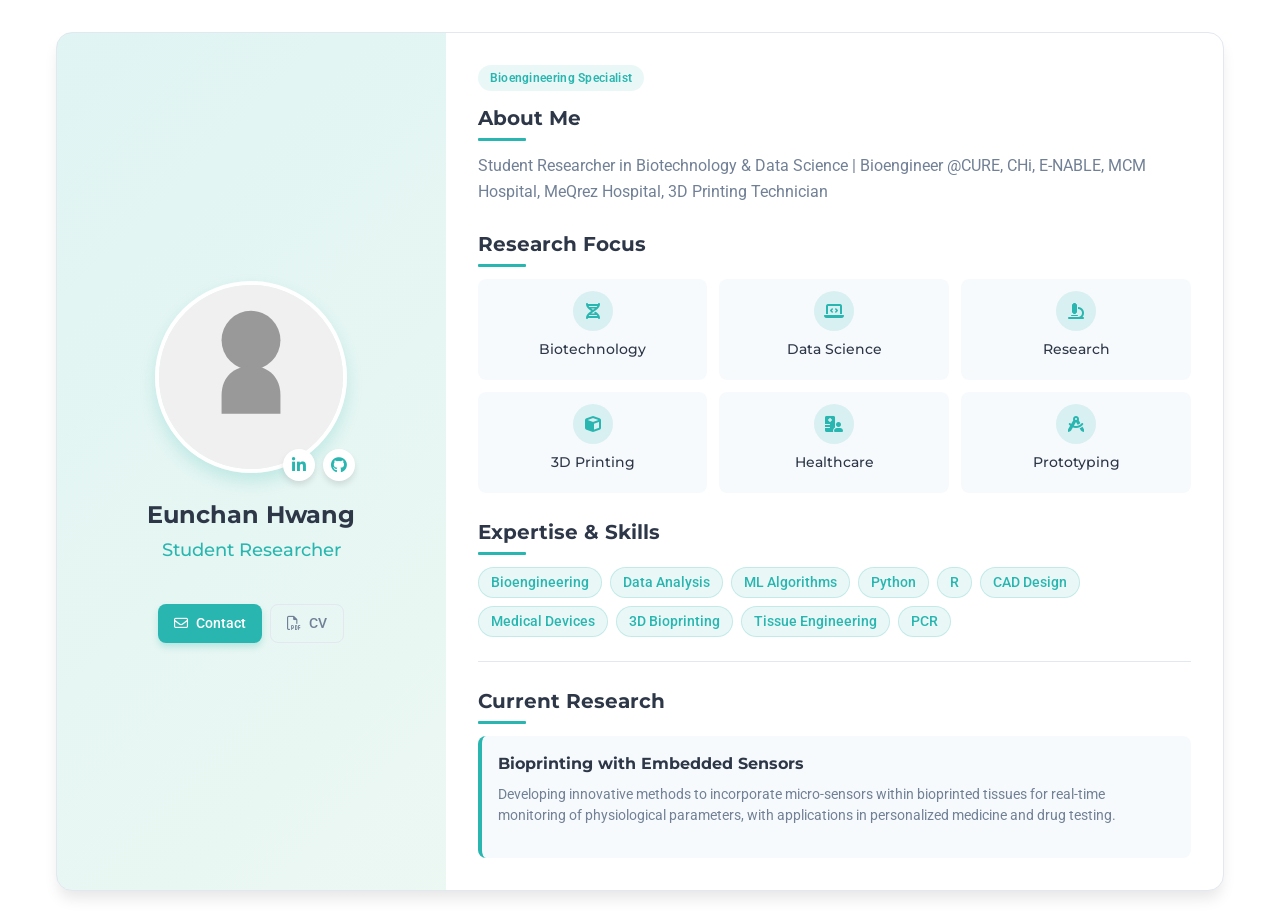
<file: portfolio.html>
<!DOCTYPE html>
<html lang="en">
<head>
    <meta charset="UTF-8">
    <meta name="viewport" content="width=device-width, initial-scale=1.0">
    <title>Eunchan Hwang - Portfolio Section</title>
    <link rel="stylesheet" href="https://cdnjs.cloudflare.com/ajax/libs/font-awesome/6.4.0/css/all.min.css">
    <style>
        @import url('https://fonts.googleapis.com/css2?family=Montserrat:wght@300;400;500;600;700&family=Roboto:wght@300;400;500;700&display=swap');
        
        /* Healthcare color palette */
        :root {
            --primary: #2AB6B0;       /* Teal - main brand color */
            --primary-light: #5ECCC7; /* Light teal */
            --primary-dark: #1A8F8A;  /* Dark teal */
            --secondary: #3A7BD5;     /* Medical blue */
            --accent: #42B883;        /* Healing green */
            --text-dark: #2D3748;     /* Dark blue-gray */
            --text-light: #718096;    /* Medium gray */
            --bg-white: #FFFFFF;      /* White */
            --bg-light: #F7FAFC;      /* Very light blue-gray */
            --bg-gray: #EDF2F7;       /* Light blue-gray */
            --border: #E2E8F0;        /* Light gray */
            --error: #E53E3E;         /* Red */
            --success: #48BB78;       /* Green */
        }
        
        /* Reset and base styles */
        * {
            margin: 0;
            padding: 0;
            box-sizing: border-box;
        }
        
        body {
            font-family: 'Roboto', sans-serif;
            color: var(--text-dark);
            background-color: var(--bg-white);
            line-height: 1.5;
        }
        
        h1, h2, h3, h4, h5, h6 {
            font-family: 'Montserrat', sans-serif;
            margin-bottom: 0.5rem;
        }
        
        p {
            margin-bottom: 1rem;
        }
        
        a {
            text-decoration: none;
            color: var(--primary);
            transition: color 0.2s ease;
        }
        
        a:hover {
            color: var(--primary-dark);
        }
        
        .container1 {
            width: 100%;
            max-width: 1200px;
            margin: 0 auto;
            padding: 0 1rem;
        }
        
        /* Portfolio section styles */
        .portfolio_section1 {
            padding: 2rem 0;
        }
        
        .portfolio_card1 {
            background-color: var(--bg-white);
            border-radius: 1rem;
            overflow: hidden;
            box-shadow: 0 10px 15px -3px rgba(0, 0, 0, 0.1);
            border: 1px solid var(--border);
            transition: transform 0.3s ease, box-shadow 0.3s ease;
        }
        
        .portfolio_card1:hover {
            transform: translateY(-5px);
            box-shadow: 0 20px 25px -5px rgba(0, 0, 0, 0.1), 0 10px 10px -5px rgba(0, 0, 0, 0.04);
        }
        
        .portfolio_grid1 {
            display: flex;
            flex-direction: column;
        }
        
        /* Left column styles */
        .left_column1 {
            background: linear-gradient(135deg, rgba(42, 182, 176, 0.15), rgba(66, 184, 131, 0.1));
            padding: 1.5rem;
            display: flex;
            flex-direction: column;
            align-items: center;
            justify-content: center;
        }
        
        .profile_image_container1 {
            position: relative;
            margin-bottom: 1.5rem;
        }
        
        .profile_image1 {
            width: 12rem;
            height: 12rem;
            border-radius: 50%;
            overflow: hidden;
            border: 4px solid white;
            box-shadow: 0 8px 16px rgba(42, 182, 176, 0.2);
            margin: 0 auto;
        }
        
        .profile_image1 img {
            width: 100%;
            height: 100%;
            object-fit: cover;
        }
        
        .social_icons1 {
            position: absolute;
            bottom: -0.5rem;
            right: -0.5rem;
            display: flex;
            gap: 0.5rem;
        }
        
        .social_icon1 {
            background-color: white;
            color: var(--primary);
            padding: 0.5rem;
            border-radius: 50%;
            box-shadow: 0 4px 6px rgba(0, 0, 0, 0.1);
            transition: all 0.2s ease;
            display: flex;
            align-items: center;
            justify-content: center;
            width: 2rem;
            height: 2rem;
        }
        
        .social_icon1:hover {
            transform: translateY(-3px);
            color: var(--primary-dark);
            box-shadow: 0 6px 8px rgba(0, 0, 0, 0.15);
        }
        
        .name_title1 {
            text-align: center;
            margin-bottom: 1rem;
        }
        
        .name1 {
            font-size: 1.5rem;
            font-weight: 700;
            color: var(--text-dark);
            margin-bottom: 0.25rem;
        }
        
        .title1 {
            font-size: 1.125rem;
            font-weight: 500;
            color: var(--primary);
            margin-bottom: 0.5rem;
        }
        
        .contact_buttons1 {
            display: flex;
            flex-wrap: wrap;
            justify-content: center;
            gap: 0.5rem;
            margin-top: 1rem;
        }
        
        .contact_btn1 {
            display: inline-flex;
            align-items: center;
            padding: 0.5rem 1rem;
            border-radius: 0.5rem;
            font-weight: 500;
            font-size: 0.875rem;
            transition: all 0.2s ease;
        }
        
        .primary_btn1 {
            background-color: var(--primary);
            color: white;
            box-shadow: 0 4px 6px rgba(42, 182, 176, 0.25);
        }
        
        .primary_btn1:hover {
            background-color: var(--primary-dark);
            color: white;
            box-shadow: 0 6px 8px rgba(42, 182, 176, 0.35);
        }
        
        .secondary_btn1 {
            background-color: transparent;
            border: 1px solid var(--border);
            color: var(--text-light);
        }
        
        .secondary_btn1:hover {
            background-color: var(--bg-light);
            color: var(--text-dark);
        }
        
        .btn_icon1 {
            margin-right: 0.5rem;
        }
        
        /* Right column styles */
        .right_column1 {
            padding: 1.5rem;
        }
        
        .badge1 {
            display: inline-block;
            padding: 0.25rem 0.75rem;
            border-radius: 2rem;
            font-size: 0.75rem;
            font-weight: 600;
            letter-spacing: 0.025em;
            background-color: rgba(42, 182, 176, 0.1);
            color: var(--primary);
            margin-bottom: 0.75rem;
        }
        
        .section_title1 {
            font-size: 1.25rem;
            font-weight: 700;
            color: var(--text-dark);
            margin-bottom: 0.75rem;
            position: relative;
            padding-bottom: 0.5rem;
        }
        
        .section_title1::after {
            content: '';
            position: absolute;
            bottom: 0;
            left: 0;
            width: 3rem;
            height: 3px;
            background-color: var(--primary);
            border-radius: 1px;
        }
        
        .bio1 {
            color: var(--text-light);
            line-height: 1.625;
            margin-bottom: 1.5rem;
        }
        
        .focus_grid1 {
            display: grid;
            grid-template-columns: repeat(2, 1fr);
            gap: 0.75rem;
            margin-bottom: 1.5rem;
        }
        
        .focus_item1 {
            background-color: var(--bg-light);
            border-radius: 0.5rem;
            padding: 0.75rem;
            display: flex;
            flex-direction: column;
            align-items: center;
            text-align: center;
            transition: transform 0.2s ease, box-shadow 0.2s ease;
        }
        
        .focus_item1:hover {
            transform: translateY(-3px);
            box-shadow: 0 4px 6px rgba(0, 0, 0, 0.05);
        }
        
        .focus_icon1 {
            width: 2.5rem;
            height: 2.5rem;
            border-radius: 50%;
            background-color: rgba(42, 182, 176, 0.15);
            display: flex;
            align-items: center;
            justify-content: center;
            margin-bottom: 0.5rem;
            color: var(--primary);
        }
        
        .focus_label1 {
            font-weight: 500;
            font-size: 0.875rem;
        }
        
        .skills_container1 {
            display: flex;
            flex-wrap: wrap;
            gap: 0.5rem;
            margin-bottom: 1.5rem;
        }
        
        .skill_badge1 {
            transition: all 0.2s ease;
            background-color: rgba(42, 182, 176, 0.1);
            color: var(--primary);
            padding: 0.25rem 0.75rem;
            border-radius: 2rem;
            font-size: 0.875rem;
            font-weight: 500;
            display: inline-block;
            border: 1px solid rgba(42, 182, 176, 0.2);
        }
        
        .skill_badge1:hover {
            transform: translateY(-2px);
            background-color: rgba(42, 182, 176, 0.15);
            box-shadow: 0 2px 4px rgba(0, 0, 0, 0.05);
        }
        
        .border_top1 {
            border-top: 1px solid var(--border);
            margin-top: 1.5rem;
            padding-top: 1.5rem;
        }
        
        .research_card1 {
            background-color: var(--bg-light);
            border-radius: 0.5rem;
            padding: 1rem;
            border-left: 4px solid var(--primary);
        }
        
        .research_title1 {
            font-weight: 700;
            color: var(--text-dark);
            margin-bottom: 0.5rem;
        }
        
        .research_desc1 {
            font-size: 0.875rem;
            color: var(--text-light);
        }
        
        /* Responsive styles */
        @media (min-width: 768px) {
            .portfolio_grid1 {
                flex-direction: row;
            }
            
            .left_column1 {
                width: 33.333333%;
            }
            
            .right_column1 {
                width: 66.666667%;
                padding: 2rem;
            }
            
            .focus_grid1 {
                grid-template-columns: repeat(3, 1fr);
            }
        }
    </style>
</head>
<body>
    <!-- Portfolio Section -->
    <section class="portfolio_section1">
        <div class="container1">
            <div class="portfolio_card1">
                <div class="portfolio_grid1">
                    <!-- Left Column - Photo and Basic Info -->
                    <div class="left_column1">
                        <div class="profile_image_container1">
                            <div class="profile_image1">
                                <img src="[data-uri]" alt="Eunchan Hwang">
                            </div>
                            <div class="social_icons1">
                                <a href="#" class="social_icon1">
                                    <i class="fab fa-linkedin-in"></i>
                                </a>
                                <a href="#" class="social_icon1">
                                    <i class="fab fa-github"></i>
                                </a>
                            </div>
                        </div>
                        <div class="name_title1">
                            <h1 class="name1">Eunchan Hwang</h1>
                            <h2 class="title1">Student Researcher</h2>
                        </div>
                        <div class="contact_buttons1">
                            <a href="mailto:eunchan@example.com" class="contact_btn1 primary_btn1">
                                <i class="btn_icon1 far fa-envelope"></i>
                                Contact
                            </a>
                            <a href="#" class="contact_btn1 secondary_btn1">
                                <i class="btn_icon1 far fa-file-pdf"></i>
                                CV
                            </a>
                        </div>
                    </div>

                    <!-- Right Column - Bio, Skills, Expertise -->
                    <div class="right_column1">
                        <div>
                            <span class="badge1">Bioengineering Specialist</span>
                            <h3 class="section_title1">About Me</h3>
                            <p class="bio1">
                                Student Researcher in Biotechnology & Data Science | Bioengineer @CURE, CHi, E-NABLE, MCM Hospital, MeQrez Hospital, 3D Printing Technician
                            </p>
                        </div>

                        <div>
                            <h3 class="section_title1">Research Focus</h3>
                            <div class="focus_grid1">
                                <div class="focus_item1">
                                    <div class="focus_icon1">
                                        <i class="fas fa-dna"></i>
                                    </div>
                                    <h4 class="focus_label1">Biotechnology</h4>
                                </div>
                                <div class="focus_item1">
                                    <div class="focus_icon1">
                                        <i class="fas fa-laptop-code"></i>
                                    </div>
                                    <h4 class="focus_label1">Data Science</h4>
                                </div>
                                <div class="focus_item1">
                                    <div class="focus_icon1">
                                        <i class="fas fa-microscope"></i>
                                    </div>
                                    <h4 class="focus_label1">Research</h4>
                                </div>
                                <div class="focus_item1">
                                    <div class="focus_icon1">
                                        <i class="fas fa-cube"></i>
                                    </div>
                                    <h4 class="focus_label1">3D Printing</h4>
                                </div>
                                <div class="focus_item1">
                                    <div class="focus_icon1">
                                        <i class="fas fa-hospital-user"></i>
                                    </div>
                                    <h4 class="focus_label1">Healthcare</h4>
                                </div>
                                <div class="focus_item1">
                                    <div class="focus_icon1">
                                        <i class="fas fa-drafting-compass"></i>
                                    </div>
                                    <h4 class="focus_label1">Prototyping</h4>
                                </div>
                            </div>
                        </div>
                        
                        <div>
                            <h3 class="section_title1">Expertise & Skills</h3>
                            <div class="skills_container1">
                                <span class="skill_badge1">Bioengineering</span>
                                <span class="skill_badge1">Data Analysis</span>
                                <span class="skill_badge1">ML Algorithms</span>
                                <span class="skill_badge1">Python</span>
                                <span class="skill_badge1">R</span>
                                <span class="skill_badge1">CAD Design</span>
                                <span class="skill_badge1">Medical Devices</span>
                                <span class="skill_badge1">3D Bioprinting</span>
                                <span class="skill_badge1">Tissue Engineering</span>
                                <span class="skill_badge1">PCR</span>
                            </div>
                        </div>

                        <div class="border_top1">
                            <h3 class="section_title1">Current Research</h3>
                            <div class="research_card1">
                                <h4 class="research_title1">Bioprinting with Embedded Sensors</h4>
                                <p class="research_desc1">Developing innovative methods to incorporate micro-sensors within bioprinted tissues for real-time monitoring of physiological parameters, with applications in personalized medicine and drug testing.</p>
                            </div>
                        </div>
                    </div>
                </div>
            </div>
        </div>
    </section>
</body>
</html>
</file>
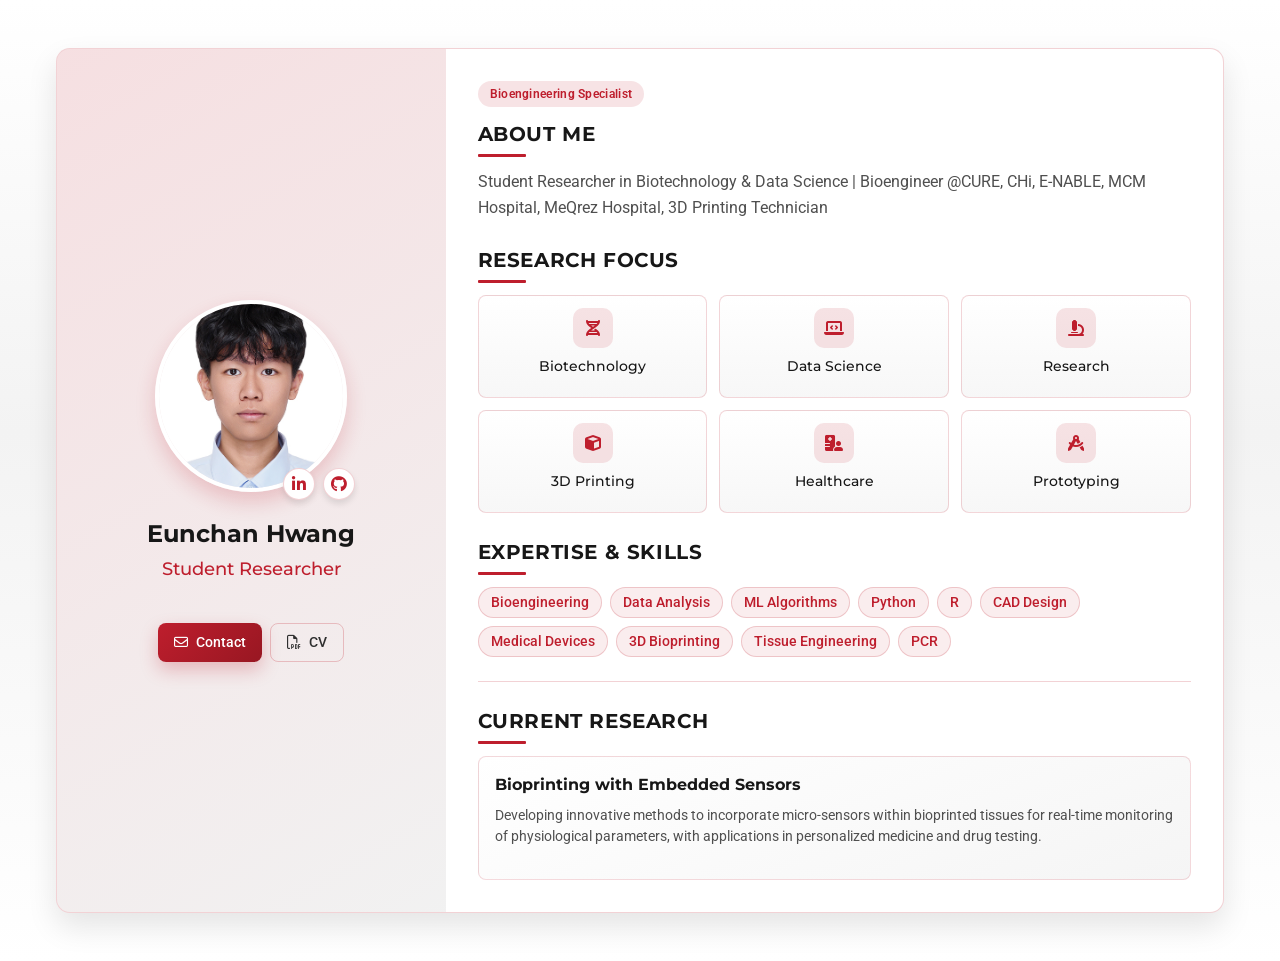
<file: pages/portfolio.html>
<!DOCTYPE html>
<html lang="en">
<head>
    <meta charset="UTF-8">
    <meta name="viewport" content="width=device-width, initial-scale=1.0">
    <title>Eunchan Hwang - Portfolio Section</title>
    <link rel="stylesheet" href="https://cdnjs.cloudflare.com/ajax/libs/font-awesome/6.4.0/css/all.min.css">
    <style>
        @import url('https://fonts.googleapis.com/css2?family=Montserrat:wght@300;400;500;600;700&family=Roboto:wght@300;400;500;700&display=swap');
        
        /* Healthcare color palette */
        :root {
            --primary: #2AB6B0;       /* Teal - main brand color */
            --primary-light: #5ECCC7; /* Light teal */
            --primary-dark: #1A8F8A;  /* Dark teal */
            --secondary: #3A7BD5;     /* Medical blue */
            --accent: #42B883;        /* Healing green */
            --text-dark: #2D3748;     /* Dark blue-gray */
            --text-light: #718096;    /* Medium gray */
            --bg-white: #FFFFFF;      /* White */
            --bg-light: #F7FAFC;      /* Very light blue-gray */
            --bg-gray: #EDF2F7;       /* Light blue-gray */
            --border: #E2E8F0;        /* Light gray */
            --error: #E53E3E;         /* Red */
            --success: #48BB78;       /* Green */
        }
        
        /* Reset and base styles */
        * {
            margin: 0;
            padding: 0;
            box-sizing: border-box;
        }
        
        body {
            font-family: 'Roboto', sans-serif;
            color: var(--text-dark);
            background-color: var(--bg-white);
            line-height: 1.5;
        }
        
        h1, h2, h3, h4, h5, h6 {
            font-family: 'Montserrat', sans-serif;
            margin-bottom: 0.5rem;
        }
        
        p {
            margin-bottom: 1rem;
        }
        
        a {
            text-decoration: none;
            color: var(--primary);
            transition: color 0.2s ease;
        }
        
        a:hover {
            color: var(--primary-dark);
        }
        
        .container1 {
            width: 100%;
            max-width: 1200px;
            margin: 0 auto;
            padding: 0 1rem;
        }
        
        /* Portfolio section styles */
        .portfolio_section1 {
            padding: 2rem 0;
        }
        
        .portfolio_card1 {
            background-color: var(--bg-white);
            border-radius: 1rem;
            overflow: hidden;
            box-shadow: 0 10px 15px -3px rgba(0, 0, 0, 0.1);
            border: 1px solid var(--border);
            transition: transform 0.3s ease, box-shadow 0.3s ease;
        }
        
        .portfolio_card1:hover {
            transform: translateY(-5px);
            box-shadow: 0 20px 25px -5px rgba(0, 0, 0, 0.1), 0 10px 10px -5px rgba(0, 0, 0, 0.04);
        }
        
        .portfolio_grid1 {
            display: flex;
            flex-direction: column;
        }
        
        /* Left column styles */
        .left_column1 {
            background: linear-gradient(135deg, rgba(42, 182, 176, 0.15), rgba(66, 184, 131, 0.1));
            padding: 1.5rem;
            display: flex;
            flex-direction: column;
            align-items: center;
            justify-content: center;
        }
        
        .profile_image_container1 {
            position: relative;
            margin-bottom: 1.5rem;
        }
        
        .profile_image1 {
            width: 12rem;
            height: 12rem;
            border-radius: 50%;
            overflow: hidden;
            border: 4px solid white;
            box-shadow: 0 8px 16px rgba(42, 182, 176, 0.2);
            margin: 0 auto;
        }
        
        .profile_image1 img {
            width: 100%;
            height: 100%;
            object-fit: cover;
        }
        
        .social_icons1 {
            position: absolute;
            bottom: -0.5rem;
            right: -0.5rem;
            display: flex;
            gap: 0.5rem;
        }
        
        .social_icon1 {
            background-color: white;
            color: var(--primary);
            padding: 0.5rem;
            border-radius: 50%;
            box-shadow: 0 4px 6px rgba(0, 0, 0, 0.1);
            transition: all 0.2s ease;
            display: flex;
            align-items: center;
            justify-content: center;
            width: 2rem;
            height: 2rem;
        }
        
        .social_icon1:hover {
            transform: translateY(-3px);
            color: var(--primary-dark);
            box-shadow: 0 6px 8px rgba(0, 0, 0, 0.15);
        }
        
        .name_title1 {
            text-align: center;
            margin-bottom: 1rem;
        }
        
        .name1 {
            font-size: 1.5rem;
            font-weight: 700;
            color: var(--text-dark);
            margin-bottom: 0.25rem;
        }
        
        .title1 {
            font-size: 1.125rem;
            font-weight: 500;
            color: var(--primary);
            margin-bottom: 0.5rem;
        }
        
        .contact_buttons1 {
            display: flex;
            flex-wrap: wrap;
            justify-content: center;
            gap: 0.5rem;
            margin-top: 1rem;
        }
        
        .contact_btn1 {
            display: inline-flex;
            align-items: center;
            padding: 0.5rem 1rem;
            border-radius: 0.5rem;
            font-weight: 500;
            font-size: 0.875rem;
            transition: all 0.2s ease;
        }
        
        .primary_btn1 {
            background-color: var(--primary);
            color: white;
            box-shadow: 0 4px 6px rgba(42, 182, 176, 0.25);
        }
        
        .primary_btn1:hover {
            background-color: var(--primary-dark);
            color: white;
            box-shadow: 0 6px 8px rgba(42, 182, 176, 0.35);
        }
        
        .secondary_btn1 {
            background-color: transparent;
            border: 1px solid var(--border);
            color: var(--text-light);
        }
        
        .secondary_btn1:hover {
            background-color: var(--bg-light);
            color: var(--text-dark);
        }
        
        .btn_icon1 {
            margin-right: 0.5rem;
        }
        
        /* Right column styles */
        .right_column1 {
            padding: 1.5rem;
        }
        
        .badge1 {
            display: inline-block;
            padding: 0.25rem 0.75rem;
            border-radius: 2rem;
            font-size: 0.75rem;
            font-weight: 600;
            letter-spacing: 0.025em;
            background-color: rgba(42, 182, 176, 0.1);
            color: var(--primary);
            margin-bottom: 0.75rem;
        }
        
        .section_title1 {
            font-size: 1.25rem;
            font-weight: 700;
            color: var(--text-dark);
            margin-bottom: 0.75rem;
            position: relative;
            padding-bottom: 0.5rem;
        }
        
        .section_title1::after {
            content: '';
            position: absolute;
            bottom: 0;
            left: 0;
            width: 3rem;
            height: 3px;
            background-color: var(--primary);
            border-radius: 1px;
        }
        
        .bio1 {
            color: var(--text-light);
            line-height: 1.625;
            margin-bottom: 1.5rem;
        }
        
        .focus_grid1 {
            display: grid;
            grid-template-columns: repeat(2, 1fr);
            gap: 0.75rem;
            margin-bottom: 1.5rem;
        }
        
        .focus_item1 {
            background-color: var(--bg-light);
            border-radius: 0.5rem;
            padding: 0.75rem;
            display: flex;
            flex-direction: column;
            align-items: center;
            text-align: center;
            transition: transform 0.2s ease, box-shadow 0.2s ease;
        }
        
        .focus_item1:hover {
            transform: translateY(-3px);
            box-shadow: 0 4px 6px rgba(0, 0, 0, 0.05);
        }
        
        .focus_icon1 {
            width: 2.5rem;
            height: 2.5rem;
            border-radius: 50%;
            background-color: rgba(42, 182, 176, 0.15);
            display: flex;
            align-items: center;
            justify-content: center;
            margin-bottom: 0.5rem;
            color: var(--primary);
        }
        
        .focus_label1 {
            font-weight: 500;
            font-size: 0.875rem;
        }
        
        .skills_container1 {
            display: flex;
            flex-wrap: wrap;
            gap: 0.5rem;
            margin-bottom: 1.5rem;
        }
        
        .skill_badge1 {
            transition: all 0.2s ease;
            background-color: rgba(42, 182, 176, 0.1);
            color: var(--primary);
            padding: 0.25rem 0.75rem;
            border-radius: 2rem;
            font-size: 0.875rem;
            font-weight: 500;
            display: inline-block;
            border: 1px solid rgba(42, 182, 176, 0.2);
        }
        
        .skill_badge1:hover {
            transform: translateY(-2px);
            background-color: rgba(42, 182, 176, 0.15);
            box-shadow: 0 2px 4px rgba(0, 0, 0, 0.05);
        }
        
        .border_top1 {
            border-top: 1px solid var(--border);
            margin-top: 1.5rem;
            padding-top: 1.5rem;
        }
        
        .research_card1 {
            background-color: var(--bg-light);
            border-radius: 0.5rem;
            padding: 1rem;
            border-left: 4px solid var(--primary);
        }
        
        .research_title1 {
            font-weight: 700;
            color: var(--text-dark);
            margin-bottom: 0.5rem;
        }
        
        .research_desc1 {
            font-size: 0.875rem;
            color: var(--text-light);
        }
        
        /* Responsive styles */
        @media (min-width: 768px) {
            .portfolio_grid1 {
                flex-direction: row;
            }
            
            .left_column1 {
                width: 33.333333%;
            }
            
            .right_column1 {
                width: 66.666667%;
                padding: 2rem;
            }
            
            .focus_grid1 {
                grid-template-columns: repeat(3, 1fr);
            }
        }

        /* Red/industrial theme override to match main website */
        :root {
            --primary: #be1e2d;
            --primary-light: #d74a56;
            --primary-dark: #981722;
            --secondary: #1f1f1f;
            --accent: #5a5a5a;
            --text-dark: #171717;
            --text-light: #4f4f4f;
            --bg-white: #ffffff;
            --bg-light: #f3f3f3;
            --bg-gray: #ececec;
            --border: #d9d9d9;
        }

        body {
            background:
                linear-gradient(180deg, #ffffff 0%, #f3f3f3 45%, #ffffff 100%);
            color: var(--text-dark);
        }

        .portfolio_section1 {
            padding: 3rem 0;
        }

        .portfolio_card1 {
            border: 1px solid rgba(190, 30, 45, 0.2);
            border-radius: 14px;
            box-shadow: 0 14px 30px rgba(0, 0, 0, 0.1);
        }

        .left_column1 {
            background:
                linear-gradient(150deg, rgba(190, 30, 45, 0.14), rgba(23, 23, 23, 0.06));
        }

        .profile_image1 {
            border: 4px solid #fff;
            box-shadow: 0 10px 20px rgba(190, 30, 45, 0.2);
        }

        .social_icon1 {
            border: 1px solid rgba(190, 30, 45, 0.2);
        }

        .primary_btn1 {
            background: linear-gradient(135deg, var(--primary), var(--primary-dark));
            box-shadow: 0 8px 18px rgba(190, 30, 45, 0.26);
        }

        .secondary_btn1 {
            border: 1px solid rgba(190, 30, 45, 0.24);
            color: #2f2f2f;
        }

        .badge1 {
            background-color: rgba(190, 30, 45, 0.12);
            color: var(--primary);
        }

        .section_title1 {
            text-transform: uppercase;
            letter-spacing: 0.03em;
        }

        .focus_item1 {
            border: 1px solid rgba(190, 30, 45, 0.18);
            background: linear-gradient(180deg, #ffffff, #f7f7f7);
        }

        .focus_icon1 {
            border-radius: 10px;
            background: rgba(190, 30, 45, 0.12);
            color: var(--primary);
        }

        .skill_badge1 {
            background-color: rgba(190, 30, 45, 0.08);
            border: 1px solid rgba(190, 30, 45, 0.2);
            color: var(--primary);
        }

        .border_top1 {
            border-top: 1px solid rgba(190, 30, 45, 0.2);
        }

        .research_card1 {
            background: linear-gradient(160deg, #ffffff, #f5f5f5);
            border-left: 4px solid var(--primary);
            border: 1px solid rgba(190, 30, 45, 0.16);
        }
    </style>
</head>
<body>
    <!-- Portfolio Section -->
    <section class="portfolio_section1">
        <div class="container1">
            <div class="portfolio_card1">
                <div class="portfolio_grid1">
                    <!-- Left Column - Photo and Basic Info -->
                    <div class="left_column1">
                        <div class="profile_image_container1">
                            <div class="profile_image1">
                                <img src="../assets/images/profile/profile_pic.jpeg" alt="Eunchan Hwang">
                            </div>
                            <div class="social_icons1">
                                <a href="https://www.linkedin.com/company/3d-cure" class="social_icon1" target="_blank" rel="noopener noreferrer">
                                    <i class="fab fa-linkedin-in"></i>
                                </a>
                                <a href="#" class="social_icon1">
                                    <i class="fab fa-github"></i>
                                </a>
                            </div>
                        </div>
                        <div class="name_title1">
                            <h1 class="name1">Eunchan Hwang</h1>
                            <h2 class="title1">Student Researcher</h2>
                        </div>
                        <div class="contact_buttons1">
                            <a href="mailto:info@3d-cure.us" class="contact_btn1 primary_btn1">
                                <i class="btn_icon1 far fa-envelope"></i>
                                Contact
                            </a>
                            <a href="#" class="contact_btn1 secondary_btn1">
                                <i class="btn_icon1 far fa-file-pdf"></i>
                                CV
                            </a>
                        </div>
                    </div>

                    <!-- Right Column - Bio, Skills, Expertise -->
                    <div class="right_column1">
                        <div>
                            <span class="badge1">Bioengineering Specialist</span>
                            <h3 class="section_title1">About Me</h3>
                            <p class="bio1">
                                Student Researcher in Biotechnology & Data Science | Bioengineer @CURE, CHi, E-NABLE, MCM Hospital, MeQrez Hospital, 3D Printing Technician
                            </p>
                        </div>

                        <div>
                            <h3 class="section_title1">Research Focus</h3>
                            <div class="focus_grid1">
                                <div class="focus_item1">
                                    <div class="focus_icon1">
                                        <i class="fas fa-dna"></i>
                                    </div>
                                    <h4 class="focus_label1">Biotechnology</h4>
                                </div>
                                <div class="focus_item1">
                                    <div class="focus_icon1">
                                        <i class="fas fa-laptop-code"></i>
                                    </div>
                                    <h4 class="focus_label1">Data Science</h4>
                                </div>
                                <div class="focus_item1">
                                    <div class="focus_icon1">
                                        <i class="fas fa-microscope"></i>
                                    </div>
                                    <h4 class="focus_label1">Research</h4>
                                </div>
                                <div class="focus_item1">
                                    <div class="focus_icon1">
                                        <i class="fas fa-cube"></i>
                                    </div>
                                    <h4 class="focus_label1">3D Printing</h4>
                                </div>
                                <div class="focus_item1">
                                    <div class="focus_icon1">
                                        <i class="fas fa-hospital-user"></i>
                                    </div>
                                    <h4 class="focus_label1">Healthcare</h4>
                                </div>
                                <div class="focus_item1">
                                    <div class="focus_icon1">
                                        <i class="fas fa-drafting-compass"></i>
                                    </div>
                                    <h4 class="focus_label1">Prototyping</h4>
                                </div>
                            </div>
                        </div>
                        
                        <div>
                            <h3 class="section_title1">Expertise & Skills</h3>
                            <div class="skills_container1">
                                <span class="skill_badge1">Bioengineering</span>
                                <span class="skill_badge1">Data Analysis</span>
                                <span class="skill_badge1">ML Algorithms</span>
                                <span class="skill_badge1">Python</span>
                                <span class="skill_badge1">R</span>
                                <span class="skill_badge1">CAD Design</span>
                                <span class="skill_badge1">Medical Devices</span>
                                <span class="skill_badge1">3D Bioprinting</span>
                                <span class="skill_badge1">Tissue Engineering</span>
                                <span class="skill_badge1">PCR</span>
                            </div>
                        </div>

                        <div class="border_top1">
                            <h3 class="section_title1">Current Research</h3>
                            <div class="research_card1">
                                <h4 class="research_title1">Bioprinting with Embedded Sensors</h4>
                                <p class="research_desc1">Developing innovative methods to incorporate micro-sensors within bioprinted tissues for real-time monitoring of physiological parameters, with applications in personalized medicine and drug testing.</p>
                            </div>
                        </div>
                    </div>
                </div>
            </div>
        </div>
    </section>
</body>
</html>
</file>
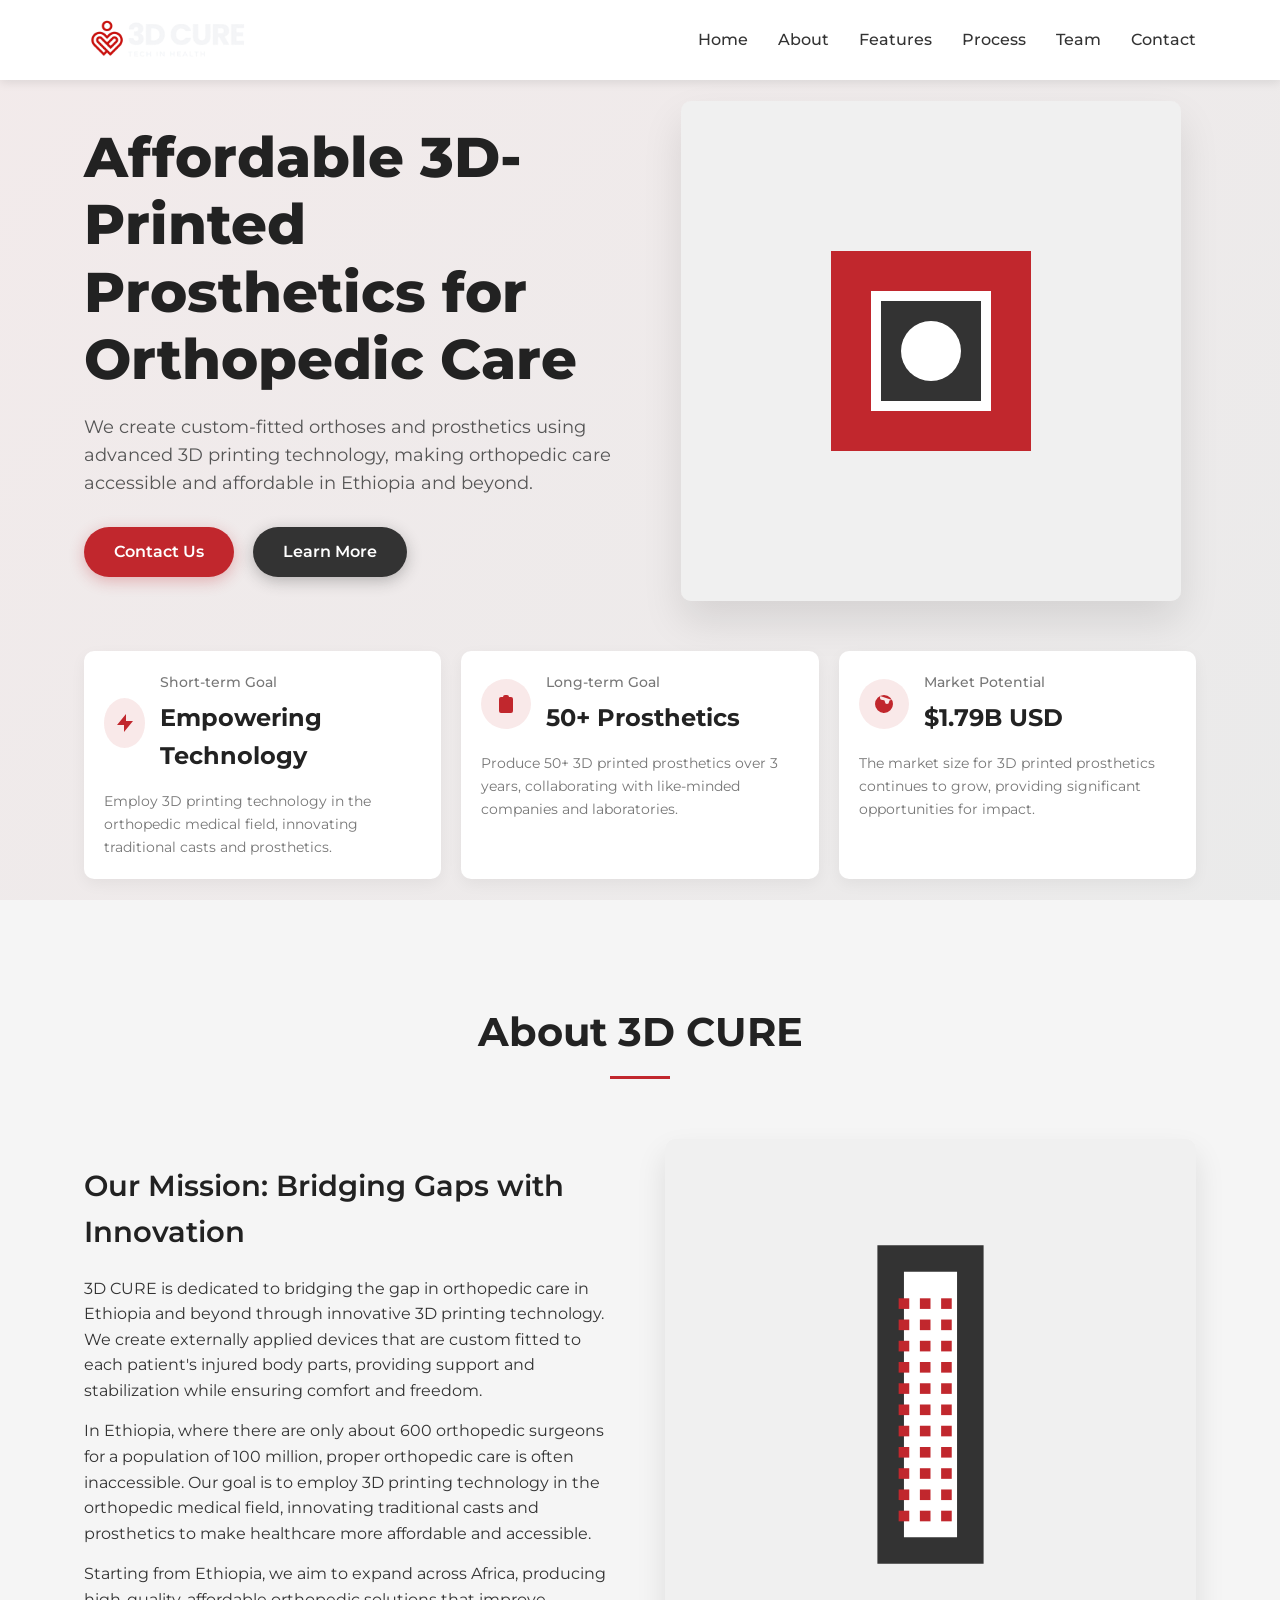
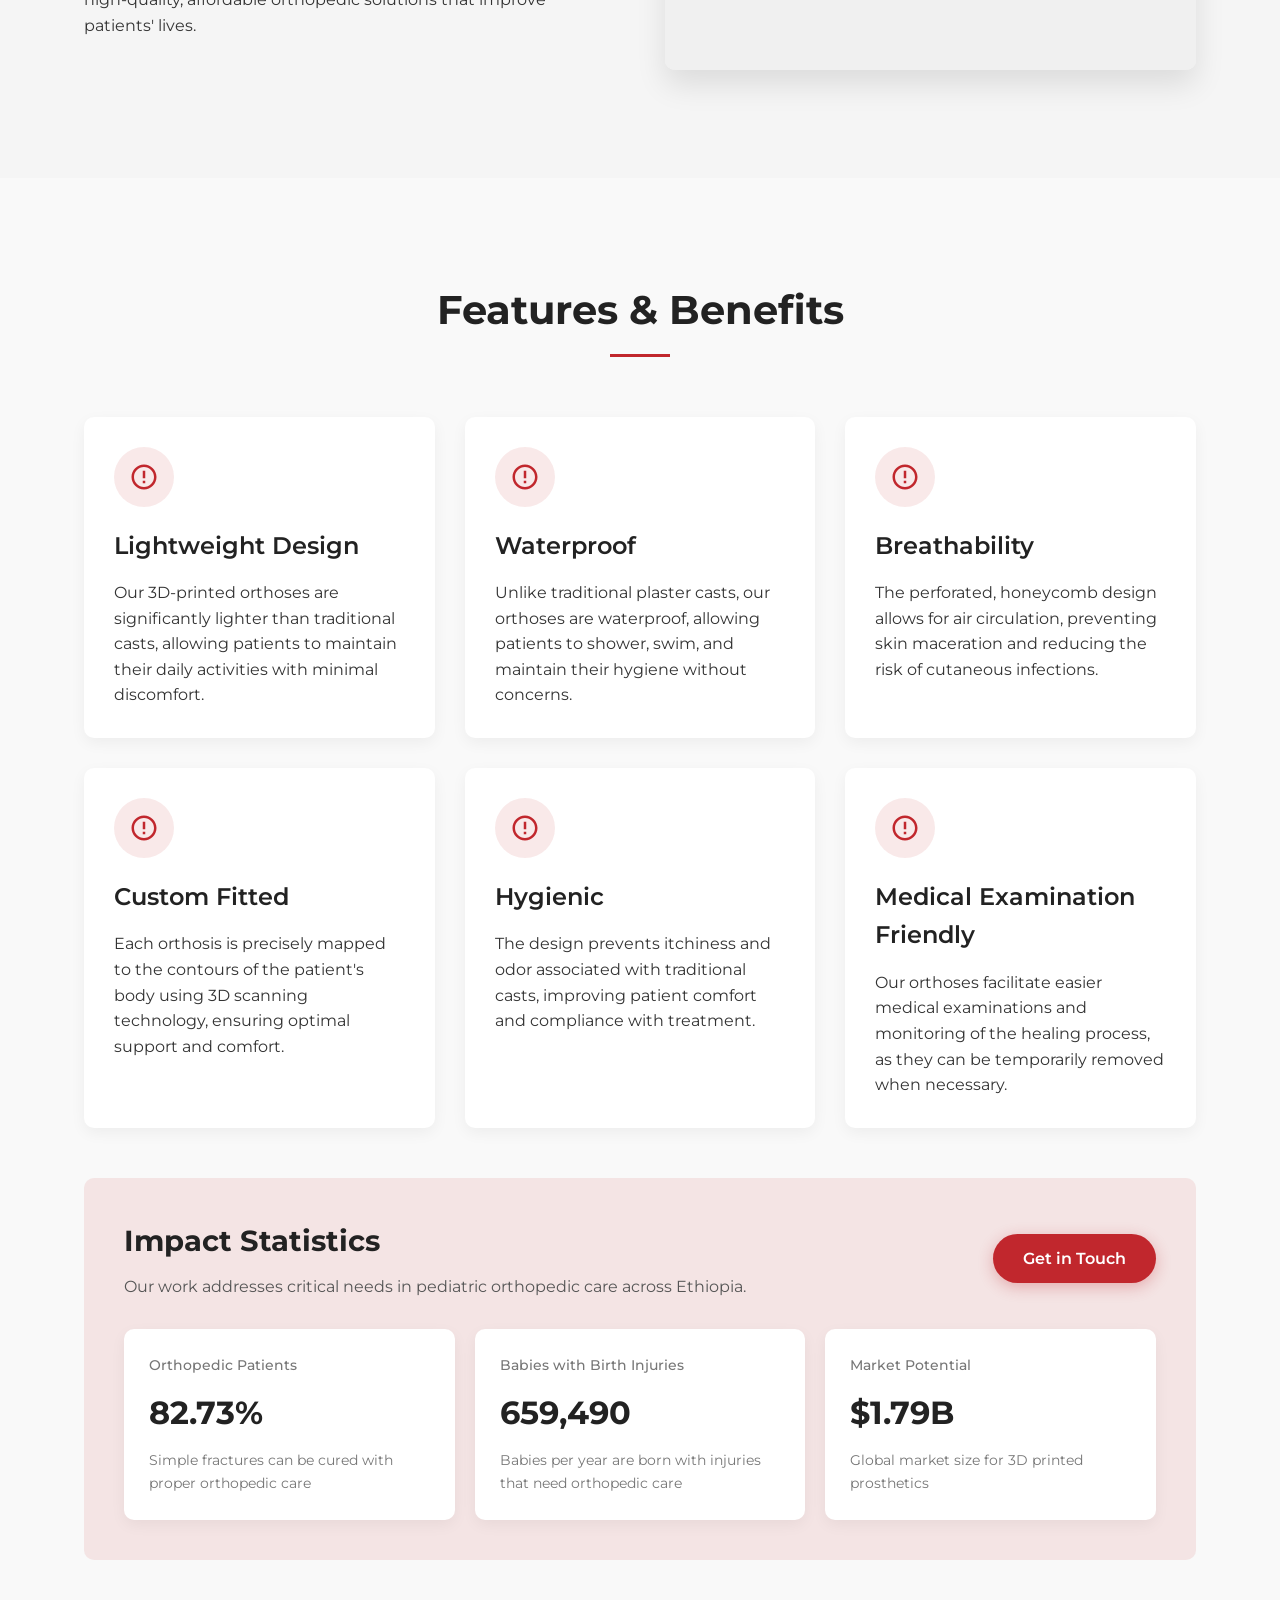
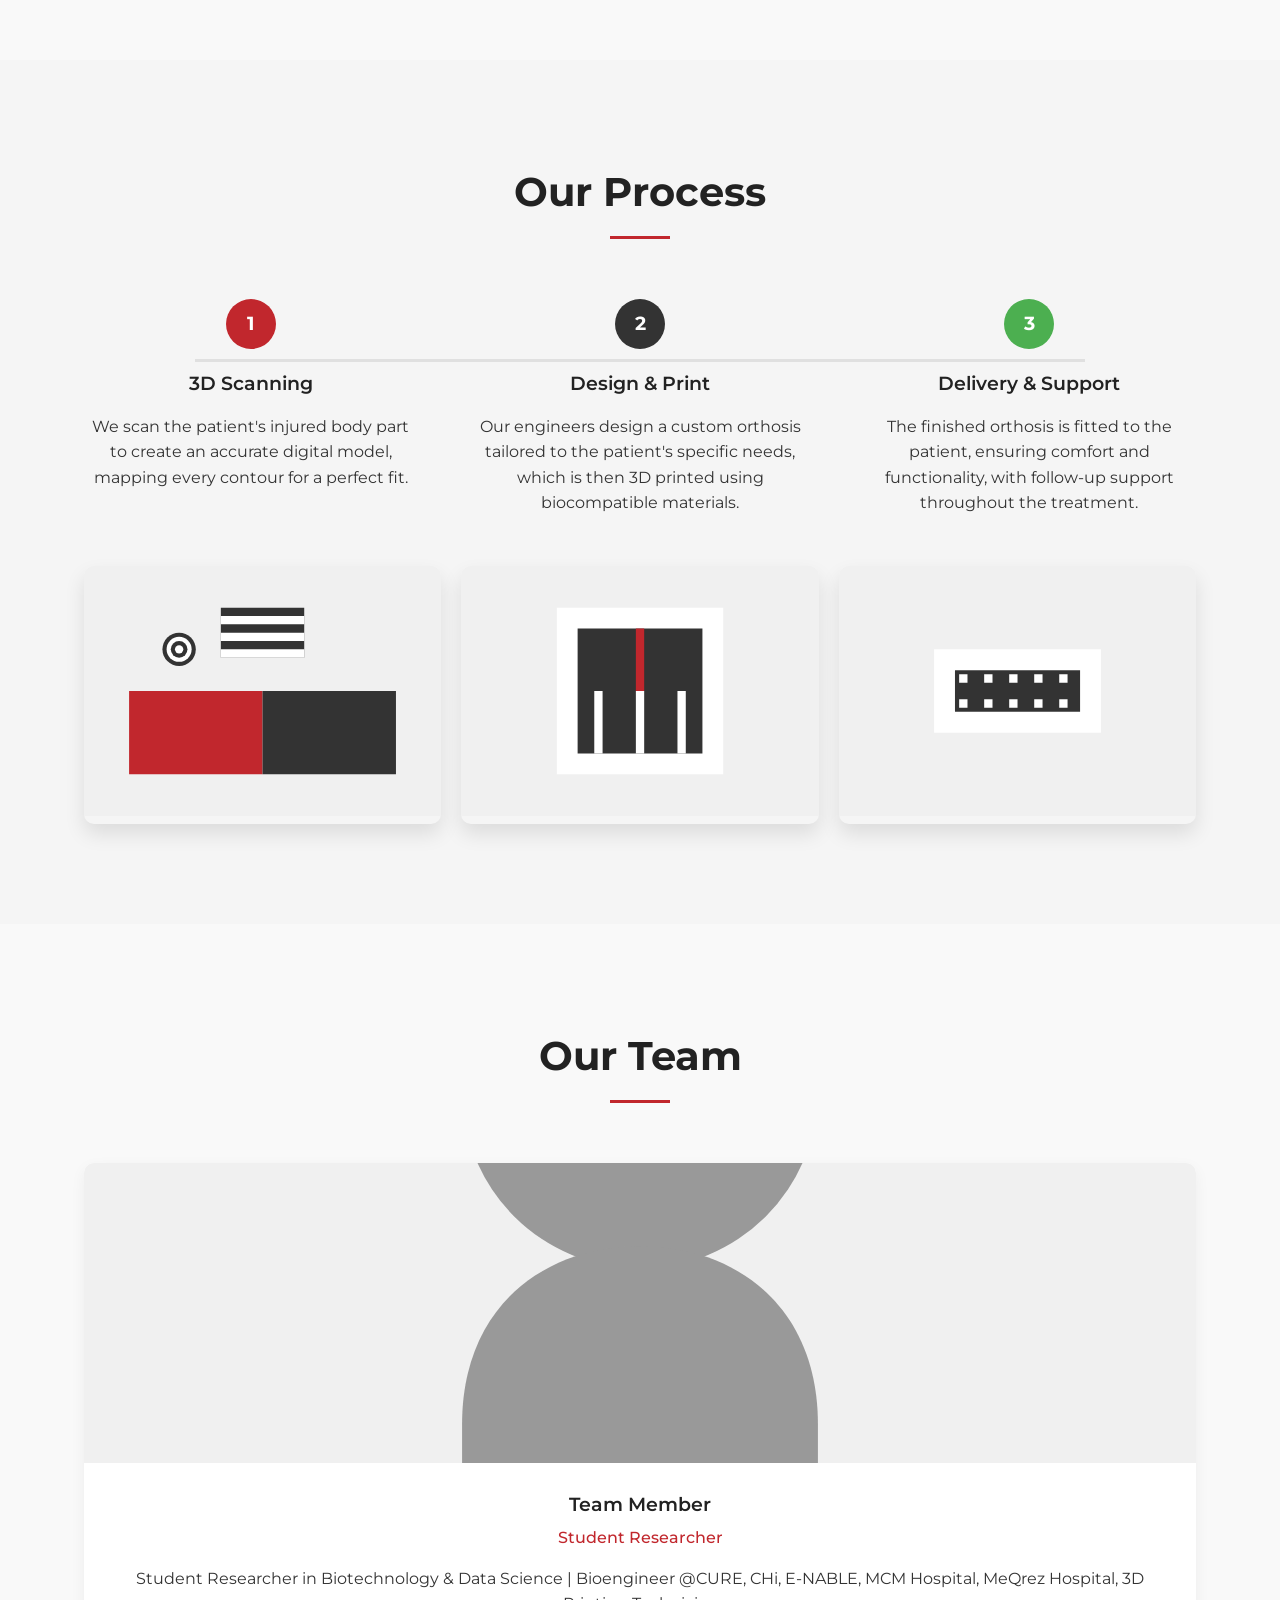
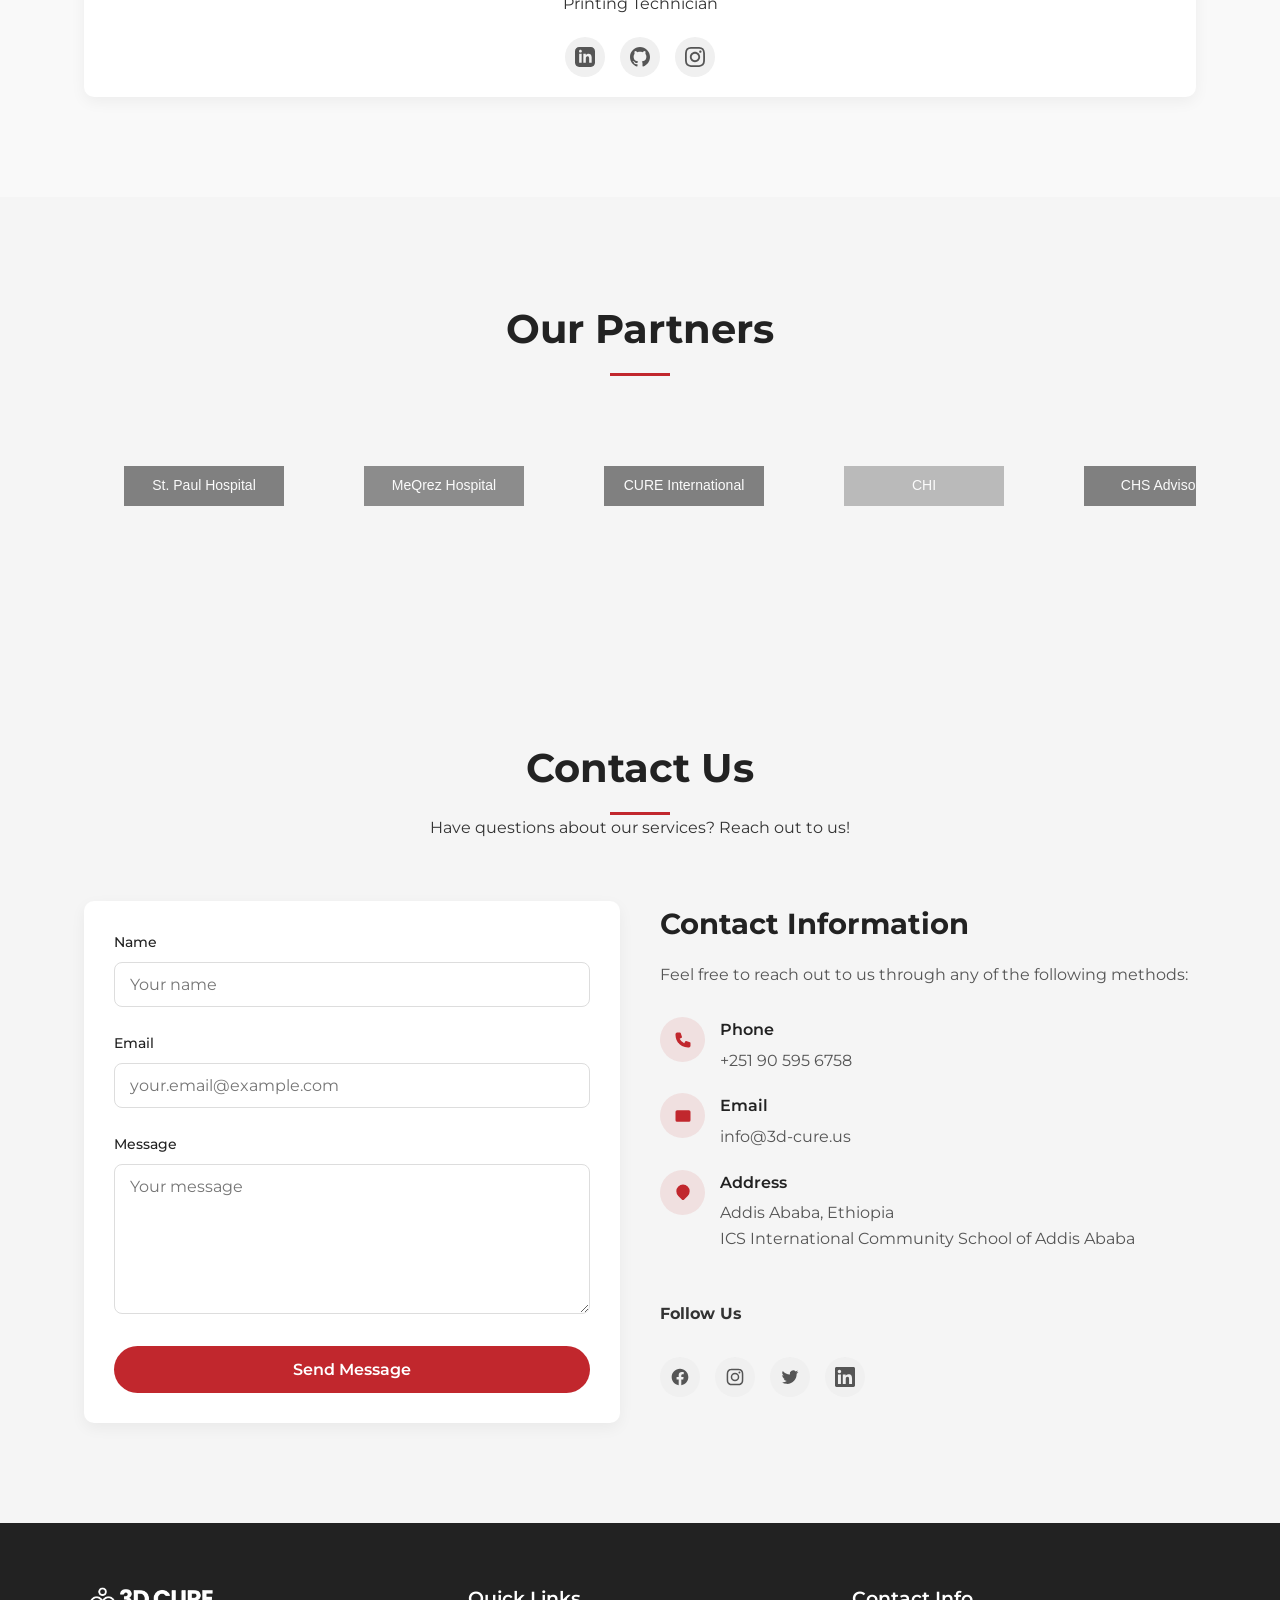
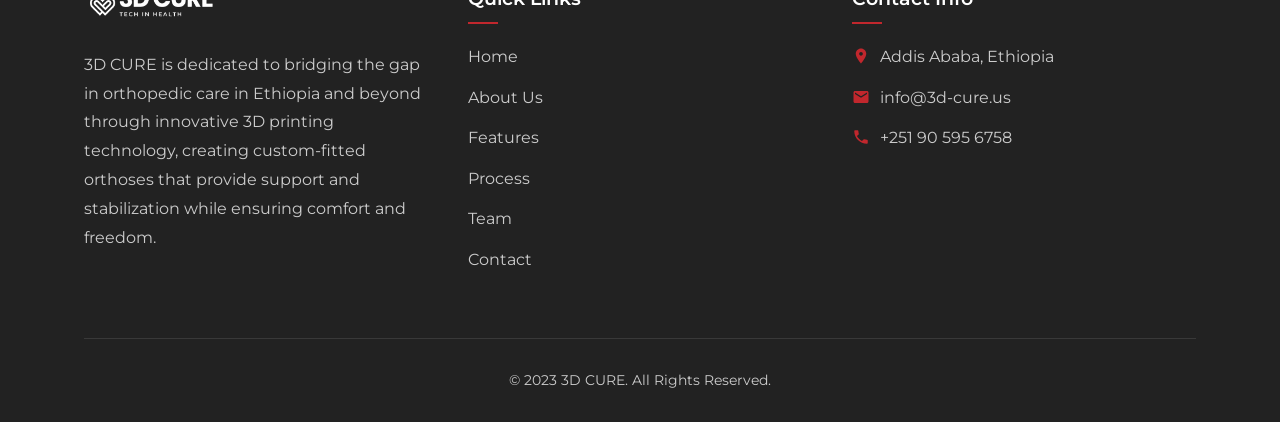
<file: pages/v1.html>
<!DOCTYPE html>
<html lang="en">
<head>
    <meta charset="UTF-8">
    <meta name="viewport" content="width=device-width, initial-scale=1.0">
    <title>3D CURE - Affordable 3D-Printed Prosthetics</title>
    <meta name="robots" content="noindex, follow">
    <link rel="canonical" href="https://3d-cure.us/">
    <link href="https://fonts.googleapis.com/css2?family=Montserrat:wght@300;400;500;600;700;800&display=swap" rel="stylesheet">
    <style>
        :root {
            --primary: #c1272d;
            --secondary: #333333;
            --accent: #4CAF50;
            --dark: #222222;
            --light: #f5f5f5;
            --transition: all 0.3s ease;
        }
        
        * {
            margin: 0;
            padding: 0;
            box-sizing: border-box;
            font-family: 'Montserrat', sans-serif;
        }
        
        body {
            background-color: var(--light);
            color: #333;
            line-height: 1.6;
        }
        
        /* Navigation */
        header {
            background-color: white;
            box-shadow: 0 2px 10px rgba(0,0,0,0.1);
            position: fixed;
            width: 100%;
            top: 0;
            z-index: 1000;
        }
        
        .container {
            width: 90%;
            max-width: 1200px;
            margin: 0 auto;
            padding: 0 20px;
        }
        
        nav {
            display: flex;
            justify-content: space-between;
            align-items: center;
            padding: 15px 0;
        }
        
        .logo {
            display: flex;
            align-items: center;
            gap: 10px;
        }
        
        .logo img {
            height: 50px;
            width: auto;
        }
        
        .nav-links {
            display: flex;
            gap: 30px;
        }
        
        .nav-links a {
            text-decoration: none;
            color: var(--secondary);
            font-weight: 500;
            transition: var(--transition);
            position: relative;
            padding: 5px 0;
        }
        
        .nav-links a:after {
            content: '';
            position: absolute;
            width: 0;
            height: 2px;
            background-color: var(--primary);
            bottom: 0;
            left: 0;
            transition: var(--transition);
        }
        
        .nav-links a:hover {
            color: var(--primary);
        }
        
        .nav-links a:hover:after {
            width: 100%;
        }
        
        .mobile-menu {
            display: none;
            cursor: pointer;
        }
        
        /* Hero Section */
        .hero {
            margin-top: 80px;
            height: calc(100vh - 80px);
            background: linear-gradient(135deg, rgba(193, 39, 45, 0.05) 0%, rgba(34, 34, 34, 0.05) 100%);
            display: flex;
            align-items: center;
        }
        
        .hero-content {
            display: flex;
            align-items: center;
            justify-content: space-between;
            gap: 50px;
        }
        
        .hero-text {
            flex: 1;
        }
        
        .hero-text h1 {
            font-size: 3.5rem;
            margin-bottom: 20px;
            color: var(--dark);
            line-height: 1.2;
            font-weight: 800;
        }
        
        .hero-text p {
            font-size: 1.1rem;
            margin-bottom: 30px;
            color: #555;
        }
        
        .btn {
            display: inline-block;
            padding: 12px 30px;
            background-color: var(--primary);
            color: white;
            border-radius: 50px;
            text-decoration: none;
            font-weight: 600;
            transition: var(--transition);
            box-shadow: 0 4px 15px rgba(193, 39, 45, 0.3);
        }
        
        .btn:hover {
            transform: translateY(-3px);
            box-shadow: 0 6px 20px rgba(193, 39, 45, 0.4);
        }
        
        .btn-secondary {
            background-color: var(--secondary);
            color: white;
            margin-left: 15px;
            box-shadow: 0 4px 15px rgba(51, 51, 51, 0.3);
        }
        
        .btn-secondary:hover {
            box-shadow: 0 6px 20px rgba(51, 51, 51, 0.4);
        }
        
        .hero-image {
            flex: 1;
            display: flex;
            justify-content: center;
        }
        
        .hero-image img {
            max-width: 100%;
            height: auto;
            border-radius: 10px;
            box-shadow: 0 20px 40px rgba(0, 0, 0, 0.1);
        }
        
        /* Impact Stats */
        .impact-stats {
            margin-top: 50px;
        }
        
        .stats-grid {
            display: grid;
            grid-template-columns: repeat(3, 1fr);
            gap: 20px;
        }
        
        @media (max-width: 768px) {
            .stats-grid {
                grid-template-columns: 1fr;
            }
        }
        
        .stat-card {
            background-color: white;
            border-radius: 10px;
            box-shadow: 0 5px 15px rgba(0, 0, 0, 0.05);
            padding: 20px;
            transition: var(--transition);
        }
        
        .stat-card:hover {
            transform: translateY(-5px);
            box-shadow: 0 10px 25px rgba(0, 0, 0, 0.1);
        }
        
        .stat-header {
            display: flex;
            align-items: center;
            margin-bottom: 15px;
        }
        
        .stat-icon {
            width: 50px;
            height: 50px;
            background-color: rgba(193, 39, 45, 0.1);
            border-radius: 50%;
            display: flex;
            align-items: center;
            justify-content: center;
            margin-right: 15px;
        }
        
        .stat-icon svg {
            width: 24px;
            height: 24px;
            fill: var(--primary);
        }
        
        .stat-title {
            font-size: 0.9rem;
            font-weight: 500;
            color: #777;
            margin-bottom: 5px;
        }
        
        .stat-value {
            font-size: 1.5rem;
            font-weight: 700;
            color: var(--dark);
        }
        
        .stat-description {
            color: #777;
            font-size: 0.9rem;
            margin-top: 10px;
        }

        /* About Section */
        .section {
            padding: 100px 0;
        }
        
        .section-header {
            text-align: center;
            margin-bottom: 60px;
        }
        
        .section-header h2 {
            font-size: 2.5rem;
            color: var(--dark);
            position: relative;
            display: inline-block;
            padding-bottom: 15px;
            font-weight: 700;
        }
        
        .section-header h2:after {
            content: '';
            position: absolute;
            width: 60px;
            height: 3px;
            background-color: var(--primary);
            bottom: 0;
            left: 50%;
            transform: translateX(-50%);
        }
        
        .about-content {
            display: flex;
            align-items: center;
            gap: 50px;
        }
        
        .about-text {
            flex: 1;
        }
        
        .about-text h3 {
            font-size: 1.8rem;
            margin-bottom: 20px;
            color: var(--dark);
            font-weight: 600;
        }
        
        .about-text p {
            margin-bottom: 15px;
        }
        
        .about-image {
            flex: 1;
        }
        
        .about-image img {
            width: 100%;
            border-radius: 10px;
            box-shadow: 0 15px 30px rgba(0, 0, 0, 0.1);
        }
        
        /* Features */
        .features {
            background-color: #f9f9f9;
        }
        
        .features-grid {
            display: grid;
            grid-template-columns: repeat(auto-fit, minmax(300px, 1fr));
            gap: 30px;
        }
        
        .feature-card {
            background-color: white;
            padding: 30px;
            border-radius: 10px;
            box-shadow: 0 5px 15px rgba(0, 0, 0, 0.05);
            transition: var(--transition);
        }
        
        .feature-card:hover {
            transform: translateY(-10px);
            box-shadow: 0 15px 30px rgba(0, 0, 0, 0.1);
        }
        
        .feature-icon {
            width: 60px;
            height: 60px;
            background-color: rgba(193, 39, 45, 0.1);
            border-radius: 50%;
            display: flex;
            align-items: center;
            justify-content: center;
            margin-bottom: 20px;
        }
        
        .feature-icon svg {
            width: 30px;
            height: 30px;
            fill: var(--primary);
        }
        
        .feature-card h3 {
            font-size: 1.5rem;
            margin-bottom: 15px;
            color: var(--dark);
            font-weight: 600;
        }
        
        /* Process */
        .process-steps {
            display: flex;
            justify-content: space-between;
            margin-top: 50px;
            position: relative;
        }
        
        .process-steps:before {
            content: '';
            position: absolute;
            width: 80%;
            height: 3px;
            background-color: #e0e0e0;
            top: 60px;
            left: 10%;
            z-index: -1;
        }
        
        .step {
            text-align: center;
            width: 30%;
            position: relative;
        }
        
        .step-number {
            width: 50px;
            height: 50px;
            background-color: var(--primary);
            border-radius: 50%;
            display: flex;
            align-items: center;
            justify-content: center;
            color: white;
            font-weight: 700;
            font-size: 1.2rem;
            margin: 0 auto 20px;
            z-index: 1;
            position: relative;
        }
        
        .step:nth-child(2) .step-number {
            background-color: var(--secondary);
            color: white;
        }
        
        .step:nth-child(3) .step-number {
            background-color: var(--accent);
        }
        
        .step h3 {
            margin-bottom: 15px;
            color: var(--dark);
            font-weight: 600;
        }
        
        .process-images {
            display: flex;
            justify-content: space-between;
            margin-top: 50px;
            gap: 20px;
        }
        
        .process-image {
            flex: 1;
            border-radius: 10px;
            overflow: hidden;
            box-shadow: 0 10px 20px rgba(0, 0, 0, 0.1);
        }
        
        .process-image img {
            width: 100%;
            height: 250px;
            object-fit: cover;
            transition: var(--transition);
        }
        
        .process-image:hover img {
            transform: scale(1.05);
        }
        
        /* Team */
        .team {
            background-color: #f9f9f9;
        }
        
        .team-member {
            text-align: center;
            background-color: white;
            border-radius: 10px;
            overflow: hidden;
            box-shadow: 0 5px 15px rgba(0, 0, 0, 0.05);
            transition: var(--transition);
        }
        
        .team-member:hover {
            transform: translateY(-10px);
            box-shadow: 0 15px 30px rgba(0, 0, 0, 0.1);
        }
        
        .team-photo {
            width: 100%;
            height: 300px;
            object-fit: cover;
        }
        
        .team-info {
            padding: 20px;
        }
        
        .team-info h3 {
            margin-bottom: 5px;
            color: var(--dark);
            font-weight: 600;
        }
        
        .team-role {
            color: var(--primary);
            font-weight: 500;
            margin-bottom: 15px;
            display: block;
        }
        
        .team-bio {
            margin-bottom: 20px;
        }
        
        .social-links {
            display: flex;
            justify-content: center;
            gap: 15px;
        }
        
        .social-links a {
            width: 40px;
            height: 40px;
            border-radius: 50%;
            background-color: #f0f0f0;
            display: flex;
            align-items: center;
            justify-content: center;
            transition: var(--transition);
        }
        
        .social-links a:hover {
            background-color: var(--primary);
        }
        
        .social-links svg {
            width: 20px;
            height: 20px;
            fill: #555;
            transition: var(--transition);
        }
        
        .social-links a:hover svg {
            fill: white;
        }
        
        /* Partners */
        .partners-slider {
            display: flex;
            align-items: center;
            overflow: hidden;
            position: relative;
            height: 100px;
        }
        
        .slider-track {
            display: flex;
            animation: scroll 30s linear infinite;
        }
        
        @keyframes scroll {
            0% {
                transform: translateX(0);
            }
            100% {
                transform: translateX(-100%);
            }
        }
        
        .partner {
            min-width: 200px;
            height: 80px;
            margin: 0 20px;
            display: flex;
            align-items: center;
            justify-content: center;
        }
        
        .partner img {
            max-width: 100%;
            max-height: 60px;
            filter: grayscale(100%);
            opacity: 0.6;
            transition: var(--transition);
        }
        
        .partner:hover img {
            filter: grayscale(0);
            opacity: 1;
        }
        
        /* Impact Stats in Services Section */
        .detailed-stats {
            background-color: rgba(193, 39, 45, 0.1);
            border-radius: 10px;
            padding: 40px;
            margin-top: 50px;
        }
        
        .detailed-stats-header {
            display: flex;
            justify-content: space-between;
            align-items: center;
            margin-bottom: 30px;
        }
        
        .detailed-stats-title {
            flex: 2;
        }
        
        .detailed-stats-title h3 {
            font-size: 1.8rem;
            font-weight: 700;
            color: var(--dark);
            margin-bottom: 10px;
        }
        
        .detailed-stats-title p {
            color: #555;
        }
        
        .detailed-stats-cta {
            flex: 1;
            text-align: right;
        }
        
        .detailed-stats-grid {
            display: grid;
            grid-template-columns: repeat(3, 1fr);
            gap: 20px;
        }
        
        @media (max-width: 768px) {
            .detailed-stats-grid {
                grid-template-columns: 1fr;
            }
            
            .detailed-stats-header {
                flex-direction: column;
                gap: 20px;
                text-align: center;
            }
            
            .detailed-stats-cta {
                text-align: center;
            }
        }
        
        .detailed-stat-card {
            background-color: white;
            border-radius: 10px;
            padding: 25px;
            box-shadow: 0 5px 15px rgba(0, 0, 0, 0.05);
        }
        
        .detailed-stat-title {
            font-size: 0.9rem;
            font-weight: 500;
            color: #777;
            margin-bottom: 10px;
        }
        
        .detailed-stat-value {
            font-size: 2rem;
            font-weight: 700;
            color: var(--dark);
            margin-bottom: 10px;
        }
        
        .detailed-stat-description {
            font-size: 0.9rem;
            color: #777;
        }
        
        /* Contact Section (New) */
        .contact-container {
            display: grid;
            grid-template-columns: 1fr 1fr;
            gap: 40px;
        }
        
        @media (max-width: 768px) {
            .contact-container {
                grid-template-columns: 1fr;
            }
        }
        
        .contact-form-container {
            background-color: white;
            border-radius: 10px;
            padding: 30px;
            box-shadow: 0 5px 15px rgba(0, 0, 0, 0.05);
        }
        
        .form-group {
            margin-bottom: 25px;
        }
        
        .form-label {
            display: block;
            margin-bottom: 8px;
            font-weight: 500;
            color: var(--dark);
            font-size: 0.9rem;
        }
        
        .form-control {
            width: 100%;
            padding: 12px 15px;
            font-size: 16px; /* Minimum for mobile */
            border: 1px solid #ddd;
            border-radius: 8px;
            transition: var(--transition);
            font-family: 'Montserrat', sans-serif;
        }
        
        .form-control:focus {
            border-color: var(--primary);
            outline: none;
            box-shadow: 0 0 0 3px rgba(193, 39, 45, 0.1);
        }
        
        textarea.form-control {
            min-height: 150px;
            resize: vertical;
        }
        
        .form-submit {
            width: 100%;
            padding: 14px;
            background-color: var(--primary);
            color: white;
            border: none;
            border-radius: 50px;
            font-weight: 600;
            font-size: 16px;
            cursor: pointer;
            transition: var(--transition);
            font-family: 'Montserrat', sans-serif;
        }
        
        .form-submit:hover {
            background-color: #a51d23;
        }
        
        .form-success {
            background-color: rgba(76, 175, 80, 0.1);
            border: 1px solid rgba(76, 175, 80, 0.5);
            color: #2e7d32;
            padding: 15px;
            border-radius: 8px;
            margin-top: 20px;
            display: none;
        }
        
        .contact-info-container {
            display: flex;
            flex-direction: column;
            gap: 30px;
        }
        
        .contact-info-header h3 {
            font-size: 1.8rem;
            font-weight: 700;
            color: var(--dark);
            margin-bottom: 15px;
        }
        
        .contact-info-header p {
            color: #555;
        }
        
        .contact-info-item {
            display: flex;
            align-items: flex-start;
            gap: 15px;
            margin-bottom: 20px;
        }
        
        .contact-info-icon {
            width: 45px;
            height: 45px;
            background-color: rgba(193, 39, 45, 0.1);
            border-radius: 50%;
            display: flex;
            align-items: center;
            justify-content: center;
            flex-shrink: 0;
        }
        
        .contact-info-icon svg {
            width: 20px;
            height: 20px;
            fill: var(--primary);
        }
        
        .contact-info-content h4 {
            font-weight: 600;
            color: var(--dark);
            margin-bottom: 5px;
        }
        
        .contact-info-content p {
            color: #555;
        }
        
        .contact-social-links {
            display: flex;
            gap: 15px;
            margin-top: 30px;
        }
        
        .contact-social-links a {
            width: 40px;
            height: 40px;
            border-radius: 50%;
            background-color: #f0f0f0;
            display: flex;
            align-items: center;
            justify-content: center;
            transition: var(--transition);
        }
        
        .contact-social-links a:hover {
            background-color: var(--primary);
        }
        
        .contact-social-links svg {
            width: 20px;
            height: 20px;
            fill: #555;
            transition: var(--transition);
        }
        
        .contact-social-links a:hover svg {
            fill: white;
        }
        
        /* Footer */
        footer {
            background-color: var(--dark);
            color: white;
            padding: 60px 0 30px;
        }
        
        .footer-content {
            display: grid;
            grid-template-columns: repeat(auto-fit, minmax(250px, 1fr));
            gap: 40px;
            margin-bottom: 50px;
        }
        
        .footer-logo {
            margin-bottom: 20px;
        }
        
        .footer-logo img {
            height: 40px;
            width: auto;
            filter: brightness(0) invert(1);
        }
        
        .footer-about p {
            margin-bottom: 20px;
            color: #ccc;
            line-height: 1.8;
        }
        
        .footer-heading {
            font-size: 1.2rem;
            margin-bottom: 20px;
            color: white;
            position: relative;
            padding-bottom: 10px;
            font-weight: 600;
        }
        
        .footer-heading:after {
            content: '';
            position: absolute;
            width: 30px;
            height: 2px;
            background-color: var(--primary);
            bottom: 0;
            left: 0;
        }
        
        .footer-links {
            list-style: none;
        }
        
        .footer-links li {
            margin-bottom: 15px;
        }
        
        .footer-links a {
            color: #ccc;
            text-decoration: none;
            transition: var(--transition);
        }
        
        .footer-links a:hover {
            color: var(--primary);
            padding-left: 5px;
        }
        
        .footer-contact li {
            display: flex;
            align-items: flex-start;
            margin-bottom: 15px;
            color: #ccc;
        }
        
        .footer-contact svg {
            width: 18px;
            height: 18px;
            fill: var(--primary);
            margin-right: 10px;
            margin-top: 3px;
        }
        
        .footer-bottom {
            text-align: center;
            padding-top: 30px;
            border-top: 1px solid rgba(255, 255, 255, 0.1);
            color: #ccc;
            font-size: 0.9rem;
        }
        
        /* Responsive */
        @media (max-width: 992px) {
            .hero-content {
                flex-direction: column;
            }
            
            .hero-text, .hero-image {
                flex: none;
                width: 100%;
            }
            
            .about-content {
                flex-direction: column;
            }
            
            .about-text, .about-image {
                flex: none;
                width: 100%;
            }
            
            .process-steps:before {
                display: none;
            }
            
            .process-steps {
                flex-direction: column;
                align-items: center;
                gap: 30px;
            }
            
            .step {
                width: 100%;
                max-width: 400px;
            }
        }
        
        @media (max-width: 768px) {
            .nav-links {
                display: none;
            }
            
            .mobile-menu {
                display: block;
            }
            
            .process-images {
                flex-direction: column;
            }
        }

        /* Dark mode support */
        @media (prefers-color-scheme: dark) {
            :root {
                --light: #222;
                --dark: #f5f5f5;
            }
            
            body {
                background-color: #222;
                color: #f5f5f5;
            }
            
            header {
                background-color: #333;
            }
            
            .feature-card, .contact-form-container, .team-member, .detailed-stat-card, .stat-card {
                background-color: #333;
            }
            
            .features, .team {
                background-color: #2a2a2a;
            }
            
            .form-control {
                background-color: #444;
                border-color: #555;
                color: #fff;
            }
            
            .nav-links a {
                color: #f5f5f5;
            }
            
            footer {
                background-color: #111;
            }
            
            .form-success {
                background-color: rgba(76, 175, 80, 0.1);
                border-color: rgba(76, 175, 80, 0.3);
                color: #81c784;
            }
            
            .contact-info-content h4, .contact-info-header h3, 
            .detailed-stat-value, .stat-value, .detailed-stat-title, .stat-title {
                color: #f5f5f5;
            }
            
            .contact-info-content p, .contact-info-header p,
            .detailed-stat-description, .stat-description {
                color: #ccc;
            }
        }
    </style>
</head>
<body>
    <header>
        <div class="container">
            <nav>
                <div class="logo">
                    <img src="../assets/images/logos/logo-bgremover.png" alt="3D CURE - TECH IN HEALTH">
                </div>
                
                <div class="nav-links">
                    <a href="#home">Home</a>
                    <a href="#about">About</a>
                    <a href="#features">Features</a>
                    <a href="#process">Process</a>
                    <a href="#team">Team</a>
                    <a href="#contact">Contact</a>
                </div>
                
                <div class="mobile-menu">
                    <svg width="24" height="24" xmlns="http://www.w3.org/2000/svg" fill-rule="evenodd" clip-rule="evenodd"><path d="M24 18v1h-24v-1h24zm0-6v1h-24v-1h24zm0-6v1h-24v-1h24z" fill="#c1272d"/></svg>
                </div>
            </nav>
        </div>
    </header>
    
    <section class="hero" id="home">
        <div class="container">
            <div class="hero-content">
                <div class="hero-text">
                    <h1>Affordable 3D-Printed Prosthetics for Orthopedic Care</h1>
                    <p>We create custom-fitted orthoses and prosthetics using advanced 3D printing technology, making orthopedic care accessible and affordable in Ethiopia and beyond.</p>
                    <a href="#contact" class="btn">Contact Us</a>
                    <a href="#about" class="btn btn-secondary">Learn More</a>
                </div>
                <div class="hero-image">
                    <img src="[data-uri]" alt="3D CURE Prosthetics">
                </div>
            </div>
            
            <!-- Impact Statistics -->
            <div class="impact-stats">
                <div class="stats-grid">
                    <div class="stat-card">
                        <div class="stat-header">
                            <div class="stat-icon">
                                <svg xmlns="http://www.w3.org/2000/svg" viewBox="0 0 24 24"><path d="M13 10V3L4 14h7v7l9-11h-7z"></path></svg>
                            </div>
                            <div>
                                <div class="stat-title">Short-term Goal</div>
                                <div class="stat-value">Empowering Technology</div>
                            </div>
                        </div>
                        <div class="stat-description">
                            Employ 3D printing technology in the orthopedic medical field, innovating traditional casts and prosthetics.
                        </div>
                    </div>
                    
                    <div class="stat-card">
                        <div class="stat-header">
                            <div class="stat-icon">
                                <svg xmlns="http://www.w3.org/2000/svg" viewBox="0 0 24 24"><path d="M9 5H7a2 2 0 00-2 2v12a2 2 0 002 2h10a2 2 0 002-2V7a2 2 0 00-2-2h-2M9 5a2 2 0 002 2h2a2 2 0 002-2M9 5a2 2 0 012-2h2a2 2 0 012 2"></path></svg>
                            </div>
                            <div>
                                <div class="stat-title">Long-term Goal</div>
                                <div class="stat-value">50+ Prosthetics</div>
                            </div>
                        </div>
                        <div class="stat-description">
                            Produce 50+ 3D printed prosthetics over 3 years, collaborating with like-minded companies and laboratories.
                        </div>
                    </div>
                    
                    <div class="stat-card">
                        <div class="stat-header">
                            <div class="stat-icon">
                                <svg xmlns="http://www.w3.org/2000/svg" viewBox="0 0 24 24"><path d="M3.055 11H5a2 2 0 012 2v1a2 2 0 002 2 2 2 0 012 2v2.945M8 3.935V5.5A2.5 2.5 0 0010.5 8h.5a2 2 0 012 2 2 2 0 104 0 2 2 0 012-2h1.064M15 20.488V18a2 2 0 012-2h3.064M21 12a9 9 0 11-18 0 9 9 0 0118 0z"></path></svg>
                            </div>
                            <div>
                                <div class="stat-title">Market Potential</div>
                                <div class="stat-value">$1.79B USD</div>
                            </div>
                        </div>
                        <div class="stat-description">
                            The market size for 3D printed prosthetics continues to grow, providing significant opportunities for impact.
                        </div>
                    </div>
                </div>
            </div>
        </div>
    </section>
    
    <section class="section about" id="about">
        <div class="container">
            <div class="section-header">
                <h2>About 3D CURE</h2>
            </div>
            <div class="about-content">
                <div class="about-text">
                    <h3>Our Mission: Bridging Gaps with Innovation</h3>
                    <p>3D CURE is dedicated to bridging the gap in orthopedic care in Ethiopia and beyond through innovative 3D printing technology. We create externally applied devices that are custom fitted to each patient's injured body parts, providing support and stabilization while ensuring comfort and freedom.</p>
                    <p>In Ethiopia, where there are only about 600 orthopedic surgeons for a population of 100 million, proper orthopedic care is often inaccessible. Our goal is to employ 3D printing technology in the orthopedic medical field, innovating traditional casts and prosthetics to make healthcare more affordable and accessible.</p>
                    <p>Starting from Ethiopia, we aim to expand across Africa, producing high-quality, affordable orthopedic solutions that improve patients' lives.</p>
                </div>
                <div class="about-image">
                    <img src="[data-uri]" alt="3D printed orthosis">
                </div>
            </div>
        </div>
    </section>
    
    <section class="section features" id="features">
        <div class="container">
            <div class="section-header">
                <h2>Features & Benefits</h2>
            </div>
            <div class="features-grid">
                <div class="feature-card">
                    <div class="feature-icon">
                        <svg xmlns="http://www.w3.org/2000/svg" viewBox="0 0 24 24"><path d="M12 2C6.48 2 2 6.48 2 12s4.48 10 10 10 10-4.48 10-10S17.52 2 12 2zm0 18c-4.41 0-8-3.59-8-8s3.59-8 8-8 8 3.59 8 8-3.59 8-8 8zm-1-13h2v6h-2zm0 8h2v2h-2z"/></svg>
                    </div>
                    <h3>Lightweight Design</h3>
                    <p>Our 3D-printed orthoses are significantly lighter than traditional casts, allowing patients to maintain their daily activities with minimal discomfort.</p>
                </div>
                <div class="feature-card">
                    <div class="feature-icon">
                        <svg xmlns="http://www.w3.org/2000/svg" viewBox="0 0 24 24"><path d="M12 2C6.48 2 2 6.48 2 12s4.48 10 10 10 10-4.48 10-10S17.52 2 12 2zm0 18c-4.41 0-8-3.59-8-8s3.59-8 8-8 8 3.59 8 8-3.59 8-8 8zm-1-13h2v6h-2zm0 8h2v2h-2z"/></svg>
                    </div>
                    <h3>Waterproof</h3>
                    <p>Unlike traditional plaster casts, our orthoses are waterproof, allowing patients to shower, swim, and maintain their hygiene without concerns.</p>
                </div>
                <div class="feature-card">
                    <div class="feature-icon">
                        <svg xmlns="http://www.w3.org/2000/svg" viewBox="0 0 24 24"><path d="M12 2C6.48 2 2 6.48 2 12s4.48 10 10 10 10-4.48 10-10S17.52 2 12 2zm0 18c-4.41 0-8-3.59-8-8s3.59-8 8-8 8 3.59 8 8-3.59 8-8 8zm-1-13h2v6h-2zm0 8h2v2h-2z"/></svg>
                    </div>
                    <h3>Breathability</h3>
                    <p>The perforated, honeycomb design allows for air circulation, preventing skin maceration and reducing the risk of cutaneous infections.</p>
                </div>
                <div class="feature-card">
                    <div class="feature-icon">
                        <svg xmlns="http://www.w3.org/2000/svg" viewBox="0 0 24 24"><path d="M12 2C6.48 2 2 6.48 2 12s4.48 10 10 10 10-4.48 10-10S17.52 2 12 2zm0 18c-4.41 0-8-3.59-8-8s3.59-8 8-8 8 3.59 8 8-3.59 8-8 8zm-1-13h2v6h-2zm0 8h2v2h-2z"/></svg>
                    </div>
                    <h3>Custom Fitted</h3>
                    <p>Each orthosis is precisely mapped to the contours of the patient's body using 3D scanning technology, ensuring optimal support and comfort.</p>
                </div>
                <div class="feature-card">
                    <div class="feature-icon">
                        <svg xmlns="http://www.w3.org/2000/svg" viewBox="0 0 24 24"><path d="M12 2C6.48 2 2 6.48 2 12s4.48 10 10 10 10-4.48 10-10S17.52 2 12 2zm0 18c-4.41 0-8-3.59-8-8s3.59-8 8-8 8 3.59 8 8-3.59 8-8 8zm-1-13h2v6h-2zm0 8h2v2h-2z"/></svg>
                    </div>
                    <h3>Hygienic</h3>
                    <p>The design prevents itchiness and odor associated with traditional casts, improving patient comfort and compliance with treatment.</p>
                </div>
                <div class="feature-card">
                    <div class="feature-icon">
                        <svg xmlns="http://www.w3.org/2000/svg" viewBox="0 0 24 24"><path d="M12 2C6.48 2 2 6.48 2 12s4.48 10 10 10 10-4.48 10-10S17.52 2 12 2zm0 18c-4.41 0-8-3.59-8-8s3.59-8 8-8 8 3.59 8 8-3.59 8-8 8zm-1-13h2v6h-2zm0 8h2v2h-2z"/></svg>
                    </div>
                    <h3>Medical Examination Friendly</h3>
                    <p>Our orthoses facilitate easier medical examinations and monitoring of the healing process, as they can be temporarily removed when necessary.</p>
                </div>
            </div>
            
            <!-- Impact Statistics Section -->
            <div class="detailed-stats">
                <div class="detailed-stats-header">
                    <div class="detailed-stats-title">
                        <h3>Impact Statistics</h3>
                        <p>Our work addresses critical needs in pediatric orthopedic care across Ethiopia.</p>
                    </div>
                    <div class="detailed-stats-cta">
                        <a href="#contact" class="btn">Get in Touch</a>
                    </div>
                </div>
                
                <div class="detailed-stats-grid">
                    <div class="detailed-stat-card">
                        <div class="detailed-stat-title">Orthopedic Patients</div>
                        <div class="detailed-stat-value">82.73%</div>
                        <div class="detailed-stat-description">Simple fractures can be cured with proper orthopedic care</div>
                    </div>
                    
                    <div class="detailed-stat-card">
                        <div class="detailed-stat-title">Babies with Birth Injuries</div>
                        <div class="detailed-stat-value">659,490</div>
                        <div class="detailed-stat-description">Babies per year are born with injuries that need orthopedic care</div>
                    </div>
                    
                    <div class="detailed-stat-card">
                        <div class="detailed-stat-title">Market Potential</div>
                        <div class="detailed-stat-value">$1.79B</div>
                        <div class="detailed-stat-description">Global market size for 3D printed prosthetics</div>
                    </div>
                </div>
            </div>
        </div>
    </section>
    
    <section class="section process" id="process">
        <div class="container">
            <div class="section-header">
                <h2>Our Process</h2>
            </div>
            <div class="process-steps">
                <div class="step">
                    <div class="step-number">1</div>
                    <h3>3D Scanning</h3>
                    <p>We scan the patient's injured body part to create an accurate digital model, mapping every contour for a perfect fit.</p>
                </div>
                <div class="step">
                    <div class="step-number">2</div>
                    <h3>Design & Print</h3>
                    <p>Our engineers design a custom orthosis tailored to the patient's specific needs, which is then 3D printed using biocompatible materials.</p>
                </div>
                <div class="step">
                    <div class="step-number">3</div>
                    <h3>Delivery & Support</h3>
                    <p>The finished orthosis is fitted to the patient, ensuring comfort and functionality, with follow-up support throughout the treatment.</p>
                </div>
            </div>
            <div class="process-images">
                <div class="process-image">
                    <img src="[data-uri]" alt="3D Scanning Process">
                </div>
                <div class="process-image">
                    <img src="[data-uri]" alt="3D Printing Process">
                </div>
                <div class="process-image">
                    <img src="[data-uri]" alt="Delivery Process">
                </div>
            </div>
        </div>
    </section>
    
    <section class="section team" id="team">
        <div class="container">
            <div class="section-header">
                <h2>Our Team</h2>
            </div>
            <div class="features-grid">
                <div class="team-member">
                    <img class="team-photo" src="[data-uri]" alt="Team Member - Researcher">
                    <div class="team-info">
                        <h3>Team Member</h3>
                        <span class="team-role">Student Researcher</span>
                        <p class="team-bio">Student Researcher in Biotechnology & Data Science | Bioengineer @CURE, CHi, E-NABLE, MCM Hospital, MeQrez Hospital, 3D Printing Technician</p>
                        <div class="social-links">
                            <a href="#">
                                <svg xmlns="http://www.w3.org/2000/svg" width="24" height="24" viewBox="0 0 24 24"><path d="M19 0h-14c-2.761 0-5 2.239-5 5v14c0 2.761 2.239 5 5 5h14c2.762 0 5-2.239 5-5v-14c0-2.761-2.238-5-5-5zm-11 19h-3v-11h3v11zm-1.5-12.268c-.966 0-1.75-.79-1.75-1.764s.784-1.764 1.75-1.764 1.75.79 1.75 1.764-.783 1.764-1.75 1.764zm13.5 12.268h-3v-5.604c0-3.368-4-3.113-4 0v5.604h-3v-11h3v1.765c1.396-2.586 7-2.777 7 2.476v6.759z"/></svg>
                            </a>
                            <a href="#">
                                <svg xmlns="http://www.w3.org/2000/svg" width="24" height="24" viewBox="0 0 24 24"><path d="M12 0c-6.626 0-12 5.373-12 12 0 5.302 3.438 9.8 8.207 11.387.599.111.793-.261.793-.577v-2.234c-3.338.726-4.033-1.416-4.033-1.416-.546-1.387-1.333-1.756-1.333-1.756-1.089-.745.083-.729.083-.729 1.205.084 1.839 1.237 1.839 1.237 1.07 1.834 2.807 1.304 3.492.997.107-.775.418-1.305.762-1.604-2.665-.305-5.467-1.334-5.467-5.931 0-1.311.469-2.381 1.236-3.221-.124-.303-.535-1.524.117-3.176 0 0 1.008-.322 3.301 1.23.957-.266 1.983-.399 3.003-.404 1.02.005 2.047.138 3.006.404 2.291-1.552 3.297-1.23 3.297-1.23.653 1.653.242 2.874.118 3.176.77.84 1.235 1.911 1.235 3.221 0 4.609-2.807 5.624-5.479 5.921.43.372.823 1.102.823 2.222v3.293c0 .319.192.694.801.576 4.765-1.589 8.199-6.086 8.199-11.386 0-6.627-5.373-12-12-12z"/></svg>
                            </a>
                            <a href="#">
                                <svg xmlns="http://www.w3.org/2000/svg" width="24" height="24" viewBox="0 0 24 24"><path d="M12 2.163c3.204 0 3.584.012 4.85.07 3.252.148 4.771 1.691 4.919 4.919.058 1.265.069 1.645.069 4.849 0 3.205-.012 3.584-.069 4.849-.149 3.225-1.664 4.771-4.919 4.919-1.266.058-1.644.07-4.85.07-3.204 0-3.584-.012-4.849-.07-3.26-.149-4.771-1.699-4.919-4.92-.058-1.265-.07-1.644-.07-4.849 0-3.204.013-3.583.07-4.849.149-3.227 1.664-4.771 4.919-4.919 1.266-.057 1.645-.069 4.849-.069zm0-2.163c-3.259 0-3.667.014-4.947.072-4.358.2-6.78 2.618-6.98 6.98-.059 1.281-.073 1.689-.073 4.948 0 3.259.014 3.668.072 4.948.2 4.358 2.618 6.78 6.98 6.98 1.281.058 1.689.072 4.948.072 3.259 0 3.668-.014 4.948-.072 4.354-.2 6.782-2.618 6.979-6.98.059-1.28.073-1.689.073-4.948 0-3.259-.014-3.667-.072-4.947-.196-4.354-2.617-6.78-6.979-6.98-1.281-.059-1.69-.073-4.949-.073zm0 5.838c-3.403 0-6.162 2.759-6.162 6.162s2.759 6.163 6.162 6.163 6.162-2.759 6.162-6.163c0-3.403-2.759-6.162-6.162-6.162zm0 10.162c-2.209 0-4-1.79-4-4 0-2.209 1.791-4 4-4s4 1.791 4 4c0 2.21-1.791 4-4 4zm6.406-11.845c-.796 0-1.441.645-1.441 1.44s.645 1.44 1.441 1.44c.795 0 1.439-.645 1.439-1.44s-.644-1.44-1.439-1.44z"/></svg>
                            </a>
                        </div>
                    </div>
                </div>
            </div>
        </div>
    </section>
    
    <section class="section partners">
        <div class="container">
            <div class="section-header">
                <h2>Our Partners</h2>
            </div>
            <div class="partners-slider">
                <div class="slider-track">
                    <div class="partner">
                        <img src="[data-uri]" alt="Saint Paul Hospital">
                    </div>
                    <div class="partner">
                        <img src="[data-uri]" alt="MeQrez Hospital">
                    </div>
                    <div class="partner">
                        <img src="[data-uri]" alt="CURE International Hospital">
                    </div>
                    <div class="partner">
                        <img src="[data-uri]" alt="CHI">
                    </div>
                    <div class="partner">
                        <img src="[data-uri]" alt="CHS Advisory">
                    </div>
                    <div class="partner">
                        <img src="[data-uri]" alt="XKelet">
                    </div>
                    <div class="partner">
                        <img src="[data-uri]" alt="Addis Ababa University">
                    </div>
                    
                    <!-- Duplicate for infinite scroll effect -->
                    <div class="partner">
                        <img src="[data-uri]" alt="Saint Paul Hospital">
                    </div>
                    <div class="partner">
                        <img src="[data-uri]" alt="MeQrez Hospital">
                    </div>
                    <div class="partner">
                        <img src="[data-uri]" alt="CURE International Hospital">
                    </div>
                    <div class="partner">
                        <img src="[data-uri]" alt="CHI">
                    </div>
                    <div class="partner">
                        <img src="[data-uri]" alt="CHS Advisory">
                    </div>
                    <div class="partner">
                        <img src="[data-uri]" alt="XKelet">
                    </div>
                    <div class="partner">
                        <img src="[data-uri]" alt="Addis Ababa University">
                    </div>
                </div>
            </div>
        </div>
    </section>
    
    <!-- New Contact Section -->
    <section class="section" id="contact">
        <div class="container">
            <div class="section-header">
                <h2>Contact Us</h2>
                <p class="mt-4 text-lg text-gray-600 dark:text-gray-400 max-w-2xl mx-auto">
                    Have questions about our services? Reach out to us!
                </p>
            </div>
            
            <div class="contact-container">
                <!-- Contact Form -->
                <div class="contact-form-container">
                    <form id="contact-form">
                        <div class="form-group">
                            <label for="name" class="form-label">Name</label>
                            <input type="text" id="name" name="name" class="form-control" placeholder="Your name" required>
                        </div>
                        
                        <div class="form-group">
                            <label for="email" class="form-label">Email</label>
                            <input type="email" id="email" name="email" class="form-control" placeholder="your.email@example.com" required>
                        </div>
                        
                        <div class="form-group">
                            <label for="message" class="form-label">Message</label>
                            <textarea id="message" name="message" class="form-control" placeholder="Your message" rows="4" required></textarea>
                        </div>
                        
                        <button type="submit" class="form-submit">Send Message</button>
                    </form>
                    
                    <div id="form-success" class="form-success">
                        Thank you for your message! We will get back to you soon.
                    </div>
                </div>
                
                <!-- Contact Information -->
                <div class="contact-info-container">
                    <div class="contact-info-header">
                        <h3>Contact Information</h3>
                        <p>Feel free to reach out to us through any of the following methods:</p>
                    </div>
                    
                    <div>
                        <div class="contact-info-item">
                            <div class="contact-info-icon">
                                <svg xmlns="http://www.w3.org/2000/svg" viewBox="0 0 24 24">
                                    <path d="M3 5a2 2 0 012-2h3.28a1 1 0 01.948.684l1.498 4.493a1 1 0 01-.502 1.21l-2.257 1.13a11.042 11.042 0 005.516 5.516l1.13-2.257a1 1 0 011.21-.502l4.493 1.498a1 1 0 01.684.949V19a2 2 0 01-2 2h-1C9.716 21 3 14.284 3 6V5z" />
                                </svg>
                            </div>
                            <div class="contact-info-content">
                                <h4>Phone</h4>
                                <p>+251 90 595 6758</p>
                            </div>
                        </div>
                        
                        <div class="contact-info-item">
                            <div class="contact-info-icon">
                                <svg xmlns="http://www.w3.org/2000/svg" viewBox="0 0 24 24">
                                    <path d="M3 8l7.89 5.26a2 2 0 002.22 0L21 8M5 19h14a2 2 0 002-2V7a2 2 0 00-2-2H5a2 2 0 00-2 2v10a2 2 0 002 2z" />
                                </svg>
                            </div>
                            <div class="contact-info-content">
                                <h4>Email</h4>
                                <p>info@3d-cure.us</p>
                            </div>
                        </div>
                        
                        <div class="contact-info-item">
                            <div class="contact-info-icon">
                                <svg xmlns="http://www.w3.org/2000/svg" viewBox="0 0 24 24">
                                    <path d="M17.657 16.657L13.414 20.9a1.998 1.998 0 01-2.827 0l-4.244-4.243a8 8 0 1111.314 0z" />
                                    <path d="M15 11a3 3 0 11-6 0 3 3 0 016 0z" />
                                </svg>
                            </div>
                            <div class="contact-info-content">
                                <h4>Address</h4>
                                <p>Addis Ababa, Ethiopia</p>
                                <p>ICS International Community School of Addis Ababa</p>
                            </div>
                        </div>
                    </div>
                    
                    <div>
                        <h4 class="text-lg font-semibold text-gray-900 dark:text-white mb-4">Follow Us</h4>
                        <div class="contact-social-links">
                            <a href="#" aria-label="Facebook">
                                <svg xmlns="http://www.w3.org/2000/svg" viewBox="0 0 24 24">
                                    <path d="M22 12c0-5.523-4.477-10-10-10S2 6.477 2 12c0 4.991 3.657 9.128 8.438 9.878v-6.987h-2.54V12h2.54V9.797c0-2.506 1.492-3.89 3.777-3.89 1.094 0 2.238.195 2.238.195v2.46h-1.26c-1.243 0-1.63.771-1.63 1.562V12h2.773l-.443 2.89h-2.33v6.988C18.343 21.128 22 16.991 22 12z" />
                                </svg>
                            </a>
                            <a href="https://www.instagram.com/3d_cure25/" aria-label="Instagram" target="_blank" rel="noopener noreferrer">
                                <svg xmlns="http://www.w3.org/2000/svg" viewBox="0 0 24 24">
                                    <path d="M12.315 2c2.43 0 2.784.013 3.808.06 1.064.049 1.791.218 2.427.465a4.902 4.902 0 011.772 1.153 4.902 4.902 0 011.153 1.772c.247.636.416 1.363.465 2.427.048 1.067.06 1.407.06 4.123v.08c0 2.643-.012 2.987-.06 4.043-.049 1.064-.218 1.791-.465 2.427a4.902 4.902 0 01-1.153 1.772 4.902 4.902 0 01-1.772 1.153c-.636.247-1.363.416-2.427.465-1.067.048-1.407.06-4.123.06h-.08c-2.643 0-2.987-.012-4.043-.06-1.064-.049-1.791-.218-2.427-.465a4.902 4.902 0 01-1.772-1.153 4.902 4.902 0 01-1.153-1.772c-.247-.636-.416-1.363-.465-2.427-.047-1.024-.06-1.379-.06-3.808v-.63c0-2.43.013-2.784.06-3.808.049-1.064.218-1.791.465-2.427a4.902 4.902 0 011.153-1.772A4.902 4.902 0 015.45 2.525c.636-.247 1.363-.416 2.427-.465C8.901 2.013 9.256 2 11.685 2h.63zm-.081 1.802h-.468c-2.456 0-2.784.011-3.807.058-.975.045-1.504.207-1.857.344-.467.182-.8.398-1.15.748-.35.35-.566.683-.748 1.15-.137.353-.3.882-.344 1.857-.047 1.023-.058 1.351-.058 3.807v.468c0 2.456.011 2.784.058 3.807.045.975.207 1.504.344 1.857.182.466.399.8.748 1.15.35.35.683.566 1.15.748.353.137.882.3 1.857.344 1.054.048 1.37.058 4.041.058h.08c2.597 0 2.917-.01 3.96-.058.976-.045 1.505-.207 1.858-.344.466-.182.8-.398 1.15-.748.35-.35.566-.683.748-1.15.137-.353.3-.882.344-1.857.048-1.055.058-1.37.058-4.041v-.08c0-2.597-.01-2.917-.058-3.96-.045-.976-.207-1.505-.344-1.858a3.097 3.097 0 00-.748-1.15 3.098 3.098 0 00-1.15-.748c-.353-.137-.882-.3-1.857-.344-1.023-.047-1.351-.058-3.807-.058zM12 6.865a5.135 5.135 0 110 10.27 5.135 5.135 0 010-10.27zm0 1.802a3.333 3.333 0 100 6.666 3.333 3.333 0 000-6.666zm5.338-3.205a1.2 1.2 0 110 2.4 1.2 1.2 0 010-2.4z" />
                                </svg>
                            </a>
                            <a href="#" aria-label="Twitter">
                                <svg xmlns="http://www.w3.org/2000/svg" viewBox="0 0 24 24">
                                    <path d="M8.29 20.251c7.547 0 11.675-6.253 11.675-11.675 0-.178 0-.355-.012-.53A8.348 8.348 0 0022 5.92a8.19 8.19 0 01-2.357.646 4.118 4.118 0 001.804-2.27 8.224 8.224 0 01-2.605.996 4.107 4.107 0 00-6.993 3.743 11.65 11.65 0 01-8.457-4.287 4.106 4.106 0 001.27 5.477A4.072 4.072 0 012.8 9.713v.052a4.105 4.105 0 003.292 4.022 4.095 4.095 0 01-1.853.07 4.108 4.108 0 003.834 2.85A8.233 8.233 0 012 18.407a11.616 11.616 0 006.29 1.84" />
                                </svg>
                            </a>
                            <a href="https://www.linkedin.com/company/3d-cure" aria-label="LinkedIn" target="_blank" rel="noopener noreferrer">
                                <svg xmlns="http://www.w3.org/2000/svg" viewBox="0 0 24 24">
                                    <path d="M20.447 20.452h-3.554v-5.569c0-1.328-.027-3.037-1.852-3.037-1.853 0-2.136 1.445-2.136 2.939v5.667H9.351V9h3.414v1.561h.046c.477-.9 1.637-1.85 3.37-1.85 3.601 0 4.267 2.37 4.267 5.455v6.286zM5.337 7.433c-1.144 0-2.063-.926-2.063-2.065 0-1.138.92-2.063 2.063-2.063 1.14 0 2.064.925 2.064 2.063 0 1.139-.925 2.065-2.064 2.065zm1.782 13.019H3.555V9h3.564v11.452zM22.225 0H1.771C.792 0 0 .774 0 1.729v20.542C0 23.227.792 24 1.771 24h20.451C23.2 24 24 23.227 24 22.271V1.729C24 .774 23.2 0 22.222 0h.003z"/>
                                </svg>
                            </a>
                        </div>
                    </div>
                </div>
            </div>
        </div>
    </section>
    
    <footer>
        <div class="container">
            <div class="footer-content">
                <div class="footer-about">
                    <div class="footer-logo">
                        <img src="../assets/images/logos/logo-bgremover.png" alt="3D CURE - TECH IN HEALTH">
                    </div>
                    <p>3D CURE is dedicated to bridging the gap in orthopedic care in Ethiopia and beyond through innovative 3D printing technology, creating custom-fitted orthoses that provide support and stabilization while ensuring comfort and freedom.</p>
                </div>
                <div class="footer-links-container">
                    <h3 class="footer-heading">Quick Links</h3>
                    <ul class="footer-links">
                        <li><a href="#home">Home</a></li>
                        <li><a href="#about">About Us</a></li>
                        <li><a href="#features">Features</a></li>
                        <li><a href="#process">Process</a></li>
                        <li><a href="#team">Team</a></li>
                        <li><a href="#contact">Contact</a></li>
                    </ul>
                </div>
                <div class="footer-contact-container">
                    <h3 class="footer-heading">Contact Info</h3>
                    <ul class="footer-contact">
                        <li>
                            <svg xmlns="http://www.w3.org/2000/svg" viewBox="0 0 24 24"><path d="M12 11.5c-1.381 0-2.5-1.119-2.5-2.5s1.119-2.5 2.5-2.5 2.5 1.119 2.5 2.5-1.119 2.5-2.5 2.5zM12 2C8.13 2 5 5.13 5 9c0 5.25 7 13 7 13s7-7.75 7-13c0-3.87-3.13-7-7-7z"/></svg>
                            <span>Addis Ababa, Ethiopia</span>
                        </li>
                        <li>
                            <svg xmlns="http://www.w3.org/2000/svg" viewBox="0 0 24 24"><path d="M20 4H4c-1.1 0-1.99.9-1.99 2L2 18c0 1.1.9 2 2 2h16c1.1 0 2-.9 2-2V6c0-1.1-.9-2-2-2zm0 4l-8 5-8-5V6l8 5 8-5v2z"/></svg>
                            <span>info@3d-cure.us</span>
                        </li>
                        <li>
                            <svg xmlns="http://www.w3.org/2000/svg" viewBox="0 0 24 24"><path d="M6.62 10.79c1.44 2.83 3.76 5.14 6.59 6.59l2.2-2.2c.27-.27.67-.36 1.02-.24 1.12.37 2.33.57 3.57.57.55 0 1 .45 1 1V20c0 .55-.45 1-1 1-9.39 0-17-7.61-17-17 0-.55.45-1 1-1h3.5c.55 0 1 .45 1 1 0 1.25.2 2.45.57 3.57.11.35.03.74-.25 1.02l-2.2 2.2z"/></svg>
                            <span>+251 90 595 6758</span>
                        </li>
                    </ul>
                </div>
            </div>
            <div class="footer-bottom">
                <p>&copy; 2023 3D CURE. All Rights Reserved.</p>
            </div>
        </div>
    </footer>
    
    <script>
        // Mobile Menu Toggle
        document.querySelector('.mobile-menu').addEventListener('click', function() {
            const navLinks = document.querySelector('.nav-links');
            navLinks.style.display = navLinks.style.display === 'flex' ? 'none' : 'flex';
        });
        
        // Smooth Scrolling for Internal Links
        document.querySelectorAll('a[href^="#"]').forEach(anchor => {
            anchor.addEventListener('click', function (e) {
                e.preventDefault();
                
                document.querySelector(this.getAttribute('href')).scrollIntoView({
                    behavior: 'smooth'
                });
                
                // Close mobile menu if open
                const navLinks = document.querySelector('.nav-links');
                if (navLinks.style.display === 'flex') {
                    navLinks.style.display = 'none';
                }
            });
        });
        
        // Dark mode detection
        if (window.matchMedia && window.matchMedia('(prefers-color-scheme: dark)').matches) {
            document.documentElement.classList.add('dark');
        }
        
        window.matchMedia('(prefers-color-scheme: dark)').addEventListener('change', event => {
            if (event.matches) {
                document.documentElement.classList.add('dark');
            } else {
                document.documentElement.classList.remove('dark');
            }
        });
        
        // Form submission
        const contactForm = document.getElementById('contact-form');
        const formSuccess = document.getElementById('form-success');
        
        contactForm.addEventListener('submit', function(e) {
            e.preventDefault();
            
            // Simulate form submission (would be replaced with actual submission logic)
            setTimeout(() => {
                formSuccess.style.display = 'block';
                contactForm.reset();
                
                // Hide success message after 5 seconds
                setTimeout(() => {
                    formSuccess.style.display = 'none';
                }, 5000);
            }, 1000);
        });
    </script>
</body>
</html>
</file>
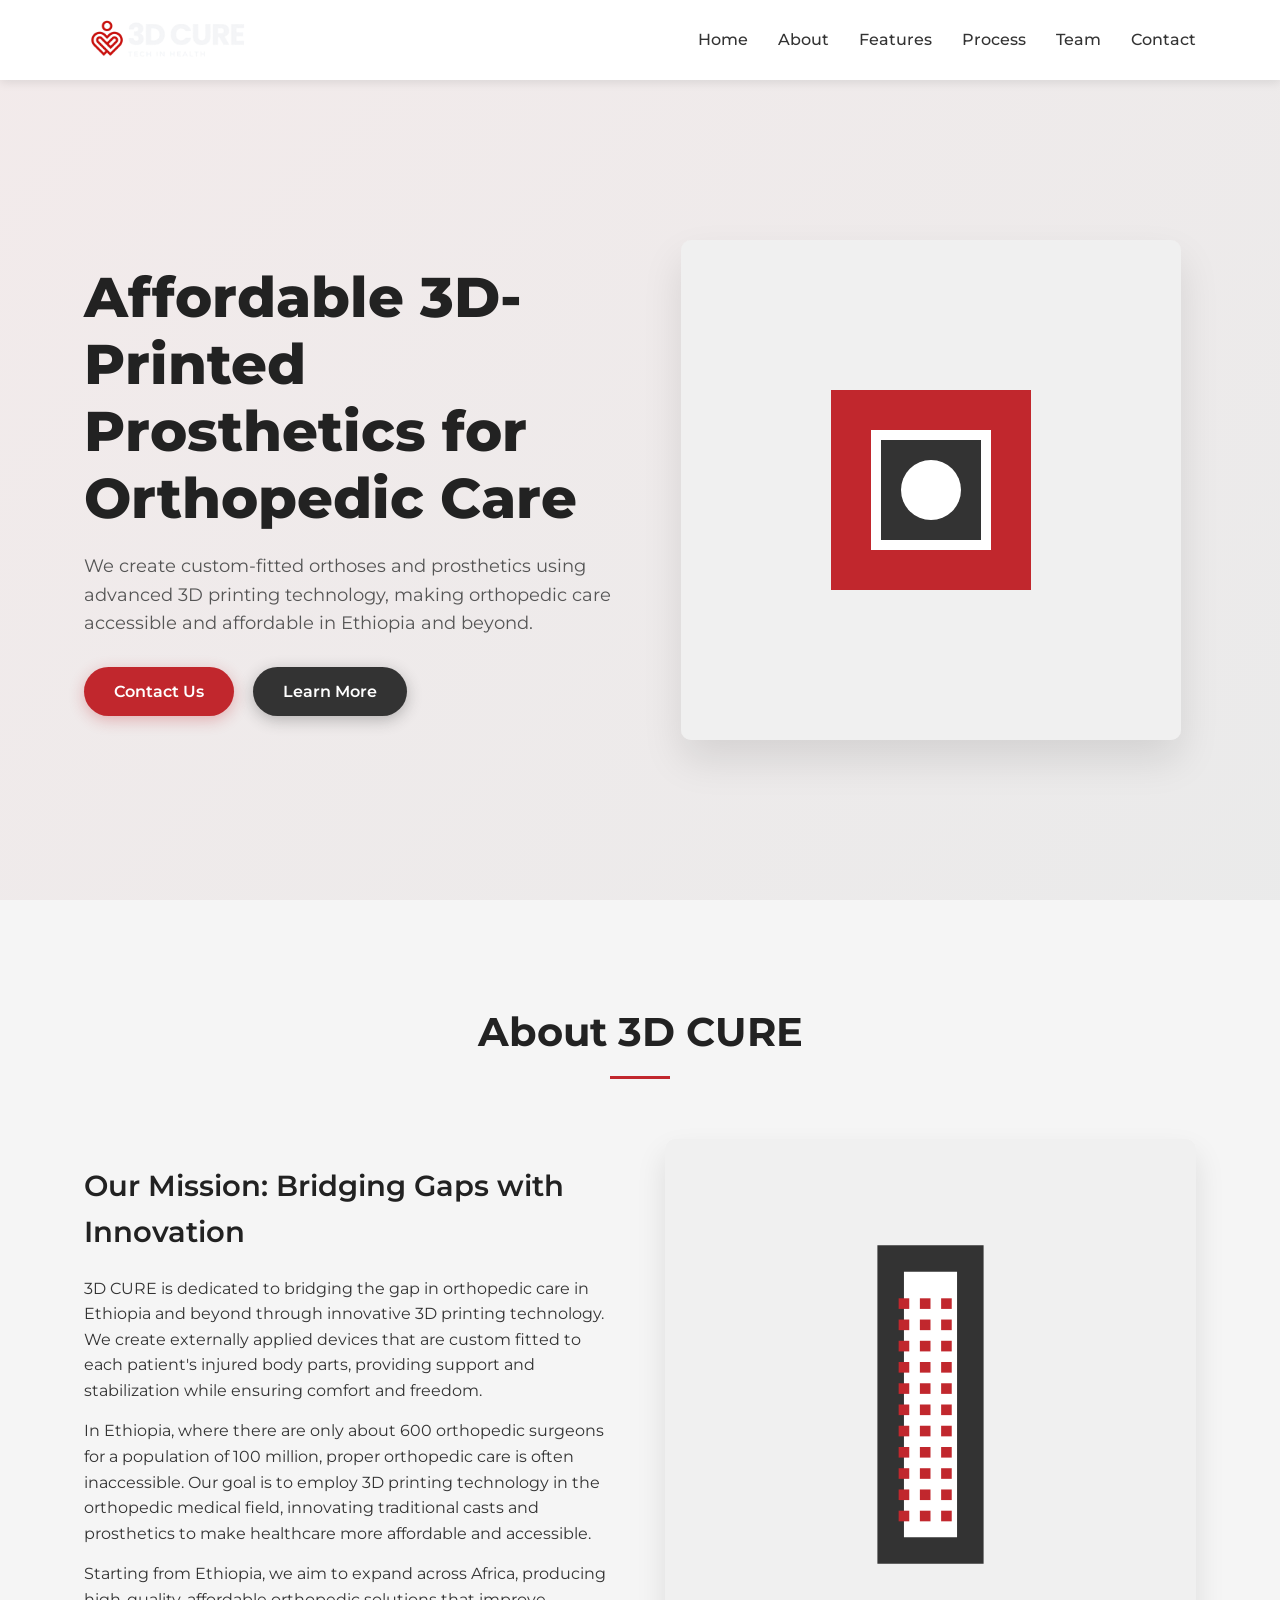
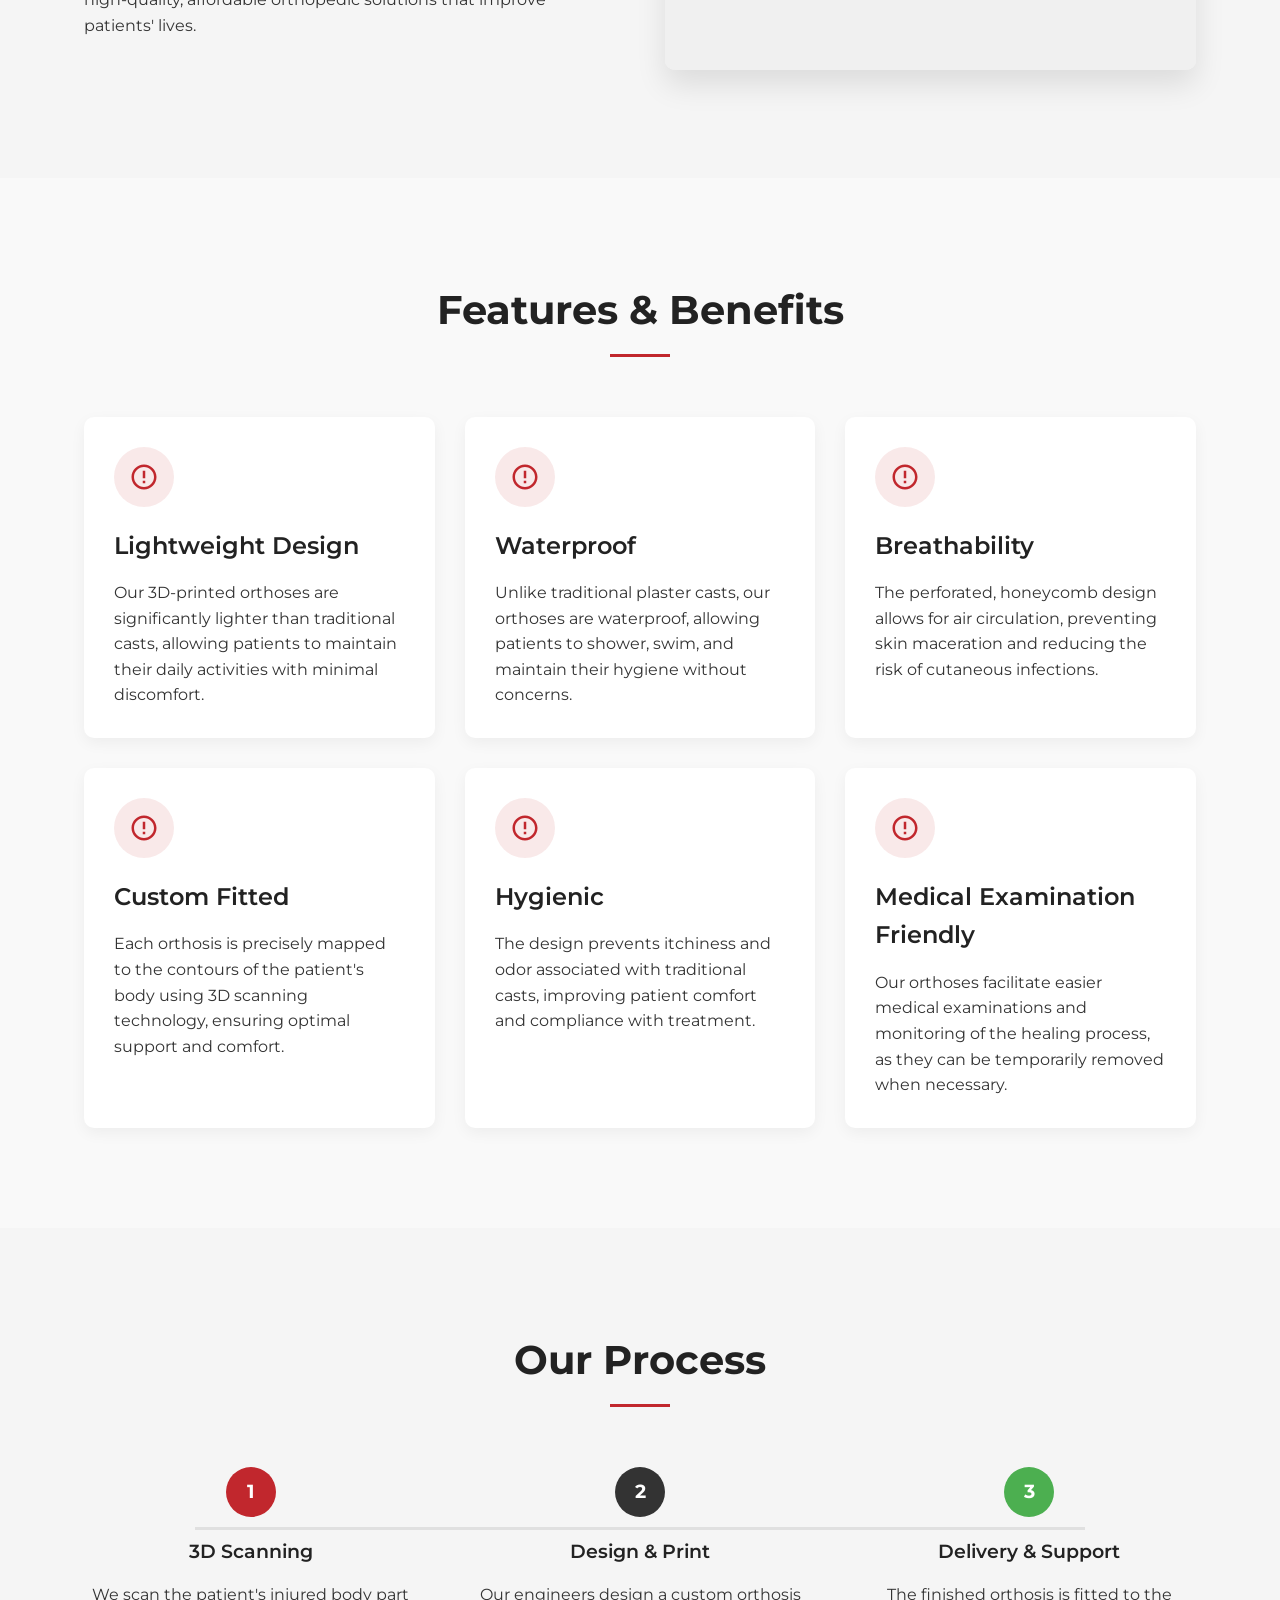
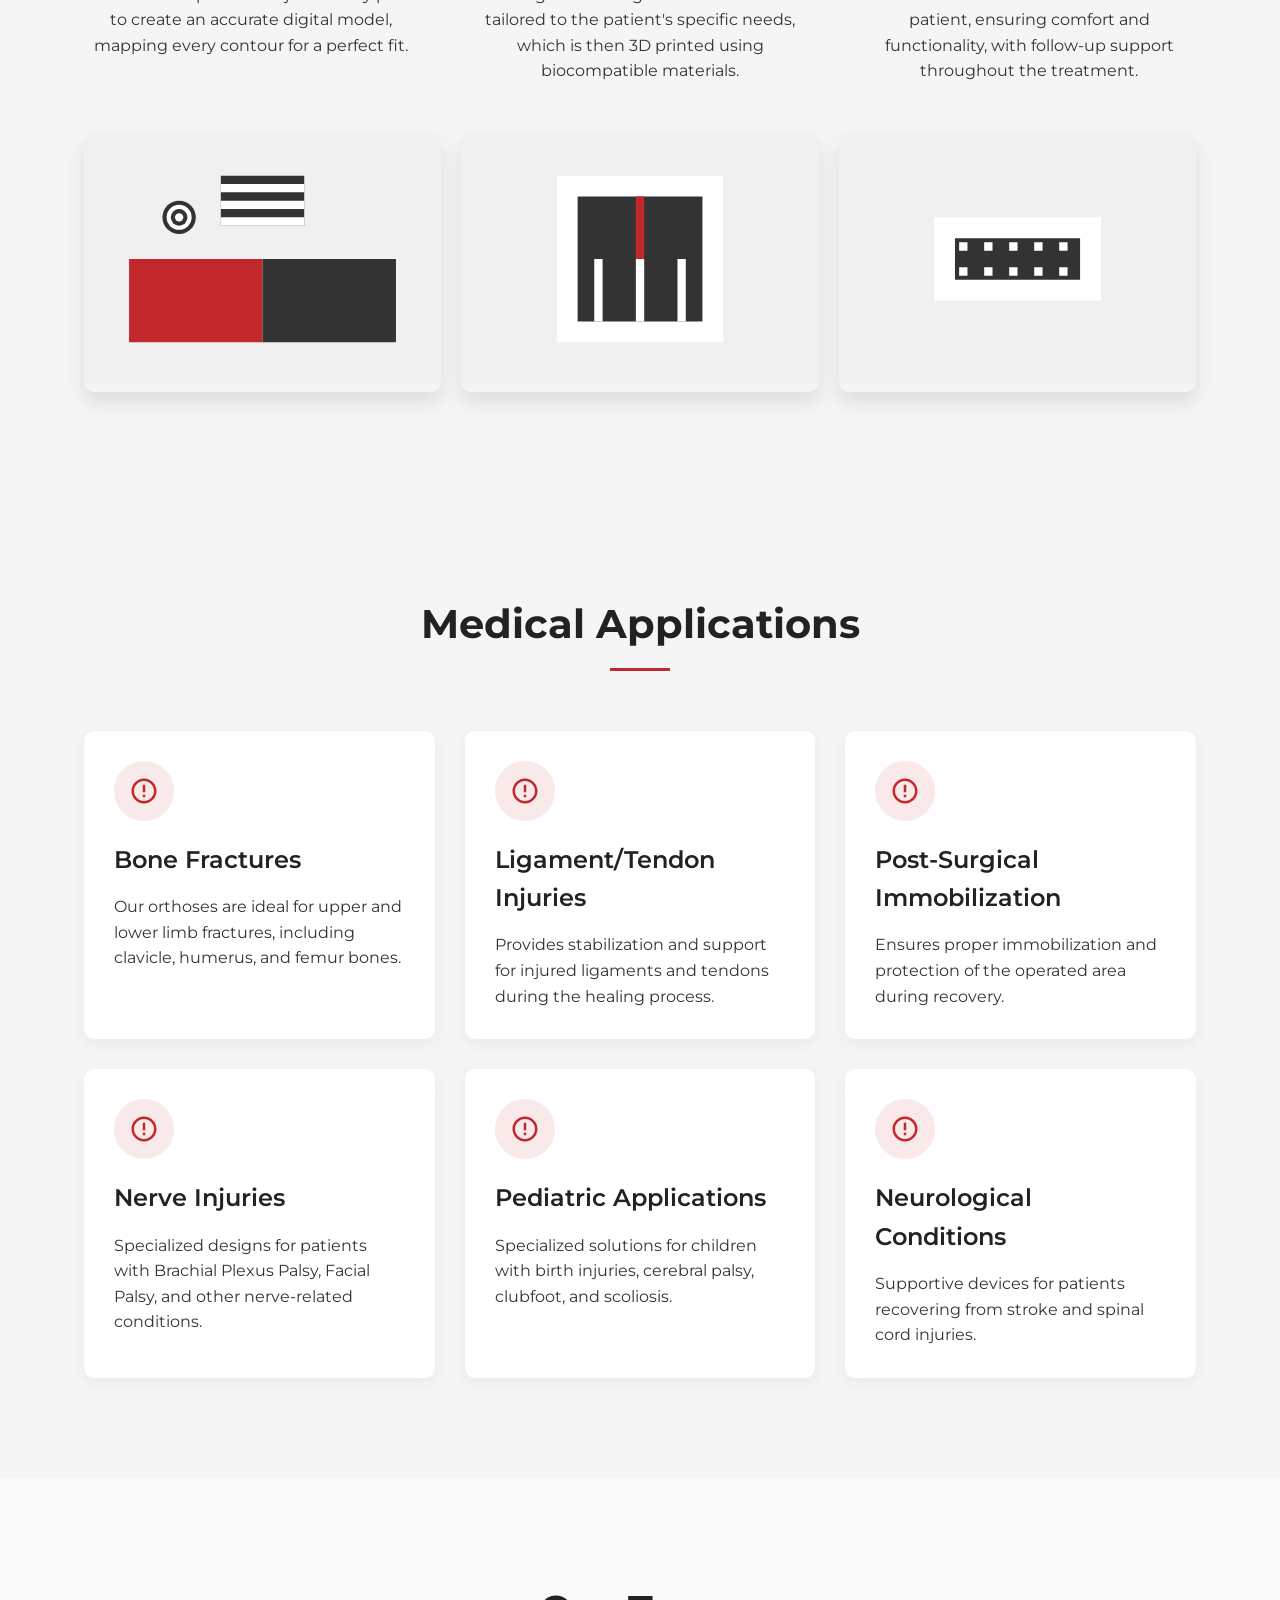
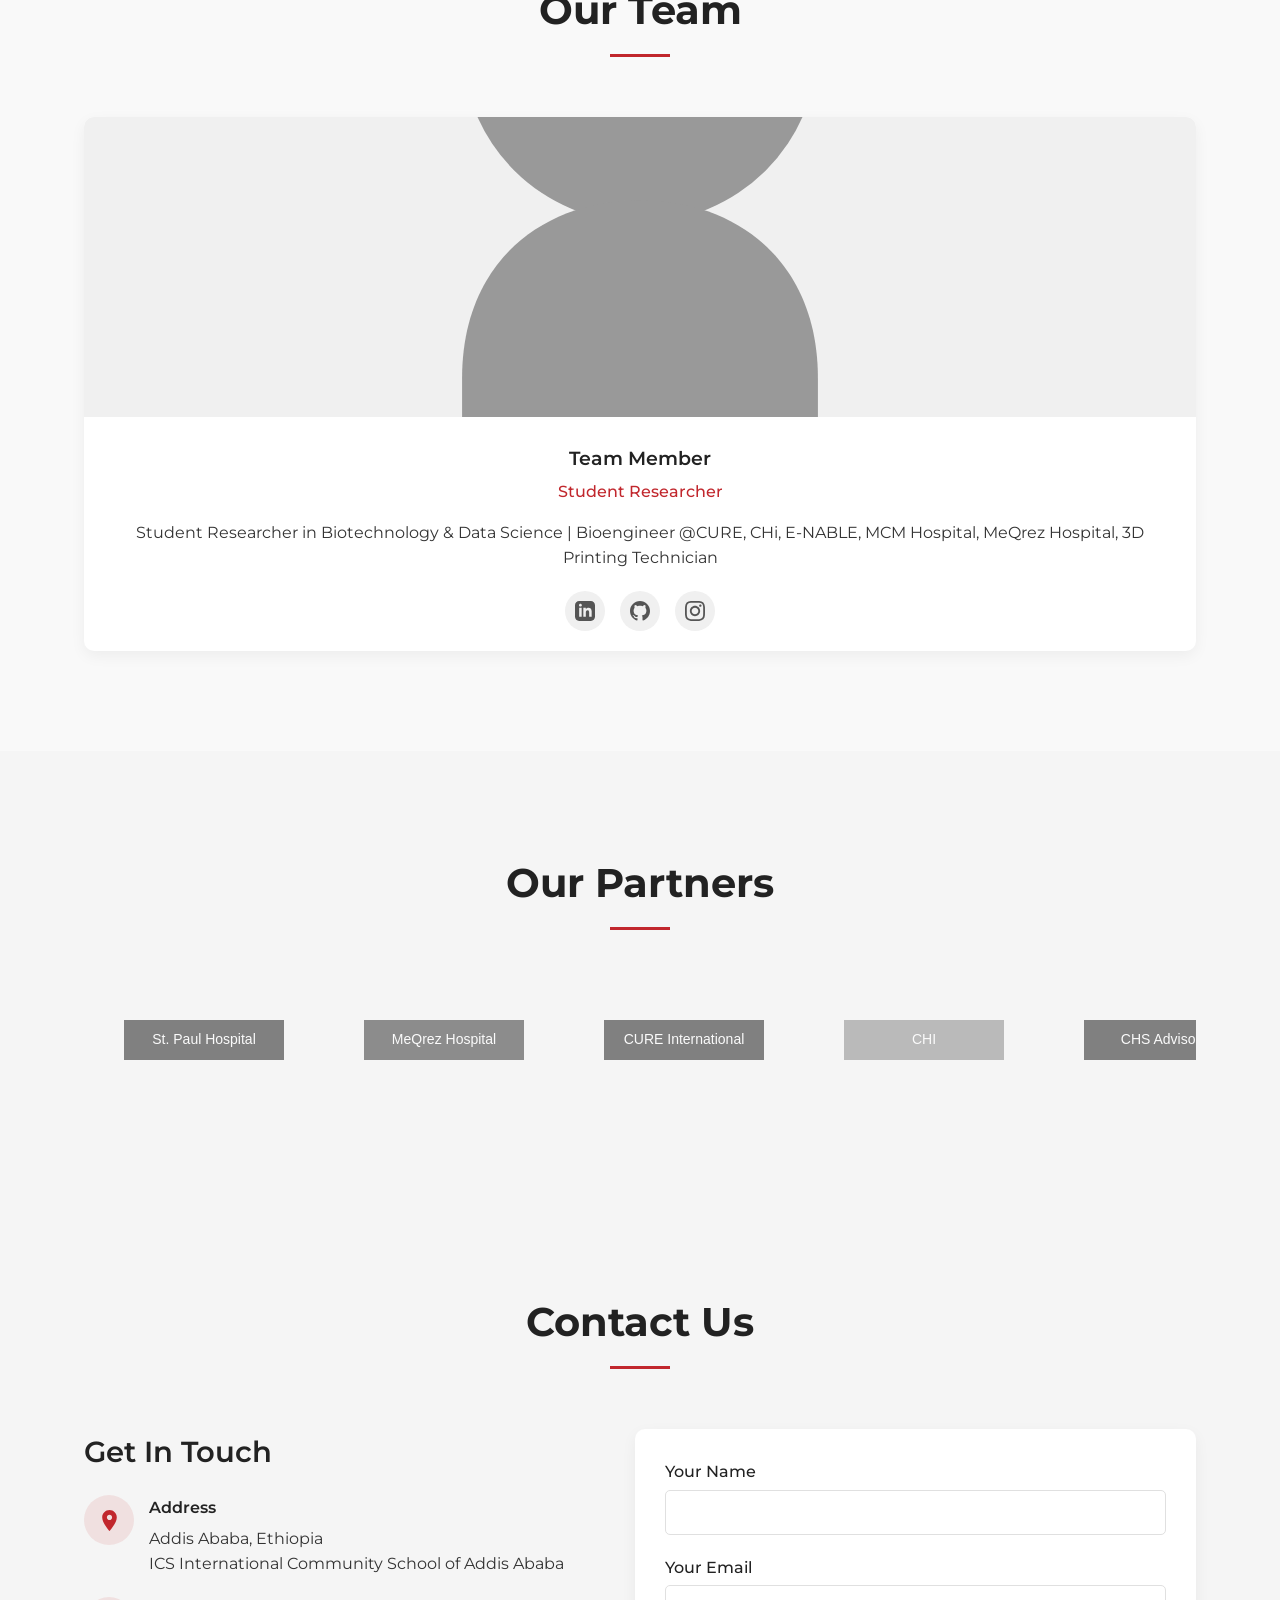
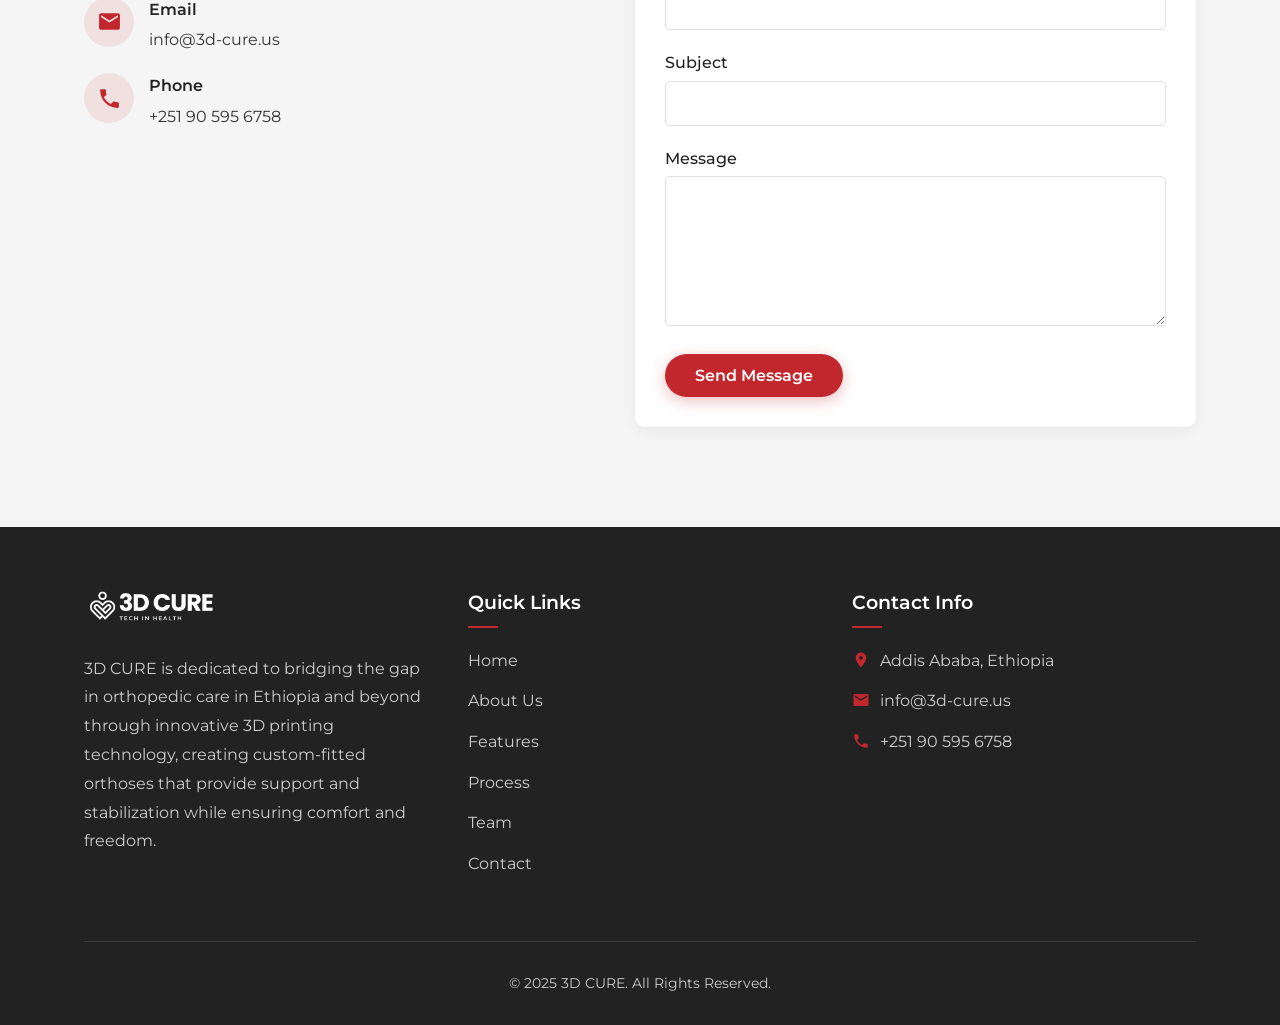
<file: pages/v2.html>
<!DOCTYPE html>
<html lang="en">
<head>
    <meta charset="UTF-8">
    <meta name="viewport" content="width=device-width, initial-scale=1.0">
    <title>3D CURE - Affordable 3D-Printed Prosthetics</title>
    <meta name="robots" content="noindex, follow">
    <link rel="canonical" href="https://3d-cure.us/">
    <link href="https://fonts.googleapis.com/css2?family=Montserrat:wght@300;400;500;600;700;800&display=swap" rel="stylesheet">
    <style>
        :root {
            --primary: #c1272d;
            --secondary: #333333;
            --accent: #4CAF50;
            --dark: #222222;
            --light: #f5f5f5;
            --transition: all 0.3s ease;
        }
        
        * {
            margin: 0;
            padding: 0;
            box-sizing: border-box;
            font-family: 'Montserrat', sans-serif;
        }
        
        body {
            background-color: var(--light);
            color: #333;
            line-height: 1.6;
        }
        
        /* Navigation */
        header {
            background-color: white;
            box-shadow: 0 2px 10px rgba(0,0,0,0.1);
            position: fixed;
            width: 100%;
            top: 0;
            z-index: 1000;
        }
        
        .container {
            width: 90%;
            max-width: 1200px;
            margin: 0 auto;
            padding: 0 20px;
        }
        
        nav {
            display: flex;
            justify-content: space-between;
            align-items: center;
            padding: 15px 0;
        }
        
        .logo {
            display: flex;
            align-items: center;
            gap: 10px;
        }
        
        .logo img {
            height: 50px;
            width: auto;
        }
        
        .nav-links {
            display: flex;
            gap: 30px;
        }
        
        .nav-links a {
            text-decoration: none;
            color: var(--secondary);
            font-weight: 500;
            transition: var(--transition);
            position: relative;
            padding: 5px 0;
        }
        
        .nav-links a:after {
            content: '';
            position: absolute;
            width: 0;
            height: 2px;
            background-color: var(--primary);
            bottom: 0;
            left: 0;
            transition: var(--transition);
        }
        
        .nav-links a:hover {
            color: var(--primary);
        }
        
        .nav-links a:hover:after {
            width: 100%;
        }
        
        .mobile-menu {
            display: none;
            cursor: pointer;
        }
        
        /* Hero Section */
        .hero {
            margin-top: 80px;
            height: calc(100vh - 80px);
            background: linear-gradient(135deg, rgba(193, 39, 45, 0.05) 0%, rgba(34, 34, 34, 0.05) 100%);
            display: flex;
            align-items: center;
        }
        
        .hero-content {
            display: flex;
            align-items: center;
            justify-content: space-between;
            gap: 50px;
        }
        
        .hero-text {
            flex: 1;
        }
        
        .hero-text h1 {
            font-size: 3.5rem;
            margin-bottom: 20px;
            color: var(--dark);
            line-height: 1.2;
            font-weight: 800;
        }
        
        .hero-text p {
            font-size: 1.1rem;
            margin-bottom: 30px;
            color: #555;
        }
        
        .btn {
            display: inline-block;
            padding: 12px 30px;
            background-color: var(--primary);
            color: white;
            border-radius: 50px;
            text-decoration: none;
            font-weight: 600;
            transition: var(--transition);
            box-shadow: 0 4px 15px rgba(193, 39, 45, 0.3);
        }
        
        .btn:hover {
            transform: translateY(-3px);
            box-shadow: 0 6px 20px rgba(193, 39, 45, 0.4);
        }
        
        .btn-secondary {
            background-color: var(--secondary);
            color: white;
            margin-left: 15px;
            box-shadow: 0 4px 15px rgba(51, 51, 51, 0.3);
        }
        
        .btn-secondary:hover {
            box-shadow: 0 6px 20px rgba(51, 51, 51, 0.4);
        }
        
        .hero-image {
            flex: 1;
            display: flex;
            justify-content: center;
        }
        
        .hero-image img {
            max-width: 100%;
            height: auto;
            border-radius: 10px;
            box-shadow: 0 20px 40px rgba(0, 0, 0, 0.1);
        }
        
        /* About Section */
        .section {
            padding: 100px 0;
        }
        
        .section-header {
            text-align: center;
            margin-bottom: 60px;
        }
        
        .section-header h2 {
            font-size: 2.5rem;
            color: var(--dark);
            position: relative;
            display: inline-block;
            padding-bottom: 15px;
            font-weight: 700;
        }
        
        .section-header h2:after {
            content: '';
            position: absolute;
            width: 60px;
            height: 3px;
            background-color: var(--primary);
            bottom: 0;
            left: 50%;
            transform: translateX(-50%);
        }
        
        .about-content {
            display: flex;
            align-items: center;
            gap: 50px;
        }
        
        .about-text {
            flex: 1;
        }
        
        .about-text h3 {
            font-size: 1.8rem;
            margin-bottom: 20px;
            color: var(--dark);
            font-weight: 600;
        }
        
        .about-text p {
            margin-bottom: 15px;
        }
        
        .about-image {
            flex: 1;
        }
        
        .about-image img {
            width: 100%;
            border-radius: 10px;
            box-shadow: 0 15px 30px rgba(0, 0, 0, 0.1);
        }
        
        /* Features */
        .features {
            background-color: #f9f9f9;
        }
        
        .features-grid {
            display: grid;
            grid-template-columns: repeat(auto-fit, minmax(300px, 1fr));
            gap: 30px;
        }
        
        .feature-card {
            background-color: white;
            padding: 30px;
            border-radius: 10px;
            box-shadow: 0 5px 15px rgba(0, 0, 0, 0.05);
            transition: var(--transition);
        }
        
        .feature-card:hover {
            transform: translateY(-10px);
            box-shadow: 0 15px 30px rgba(0, 0, 0, 0.1);
        }
        
        .feature-icon {
            width: 60px;
            height: 60px;
            background-color: rgba(193, 39, 45, 0.1);
            border-radius: 50%;
            display: flex;
            align-items: center;
            justify-content: center;
            margin-bottom: 20px;
        }
        
        .feature-icon svg {
            width: 30px;
            height: 30px;
            fill: var(--primary);
        }
        
        .feature-card h3 {
            font-size: 1.5rem;
            margin-bottom: 15px;
            color: var(--dark);
            font-weight: 600;
        }
        
        /* Process */
        .process-steps {
            display: flex;
            justify-content: space-between;
            margin-top: 50px;
            position: relative;
        }
        
        .process-steps:before {
            content: '';
            position: absolute;
            width: 80%;
            height: 3px;
            background-color: #e0e0e0;
            top: 60px;
            left: 10%;
            z-index: -1;
        }
        
        .step {
            text-align: center;
            width: 30%;
            position: relative;
        }
        
        .step-number {
            width: 50px;
            height: 50px;
            background-color: var(--primary);
            border-radius: 50%;
            display: flex;
            align-items: center;
            justify-content: center;
            color: white;
            font-weight: 700;
            font-size: 1.2rem;
            margin: 0 auto 20px;
            z-index: 1;
            position: relative;
        }
        
        .step:nth-child(2) .step-number {
            background-color: var(--secondary);
            color: white;
        }
        
        .step:nth-child(3) .step-number {
            background-color: var(--accent);
        }
        
        .step h3 {
            margin-bottom: 15px;
            color: var(--dark);
            font-weight: 600;
        }
        
        .process-images {
            display: flex;
            justify-content: space-between;
            margin-top: 50px;
            gap: 20px;
        }
        
        .process-image {
            flex: 1;
            border-radius: 10px;
            overflow: hidden;
            box-shadow: 0 10px 20px rgba(0, 0, 0, 0.1);
        }
        
        .process-image img {
            width: 100%;
            height: 250px;
            object-fit: cover;
            transition: var(--transition);
        }
        
        .process-image:hover img {
            transform: scale(1.05);
        }
        
        /* Team */
        .team {
            background-color: #f9f9f9;
        }
        
        .team-member {
            text-align: center;
            background-color: white;
            border-radius: 10px;
            overflow: hidden;
            box-shadow: 0 5px 15px rgba(0, 0, 0, 0.05);
            transition: var(--transition);
        }
        
        .team-member:hover {
            transform: translateY(-10px);
            box-shadow: 0 15px 30px rgba(0, 0, 0, 0.1);
        }
        
        .team-photo {
            width: 100%;
            height: 300px;
            object-fit: cover;
        }
        
        .team-info {
            padding: 20px;
        }
        
        .team-info h3 {
            margin-bottom: 5px;
            color: var(--dark);
            font-weight: 600;
        }
        
        .team-role {
            color: var(--primary);
            font-weight: 500;
            margin-bottom: 15px;
            display: block;
        }
        
        .team-bio {
            margin-bottom: 20px;
        }
        
        .social-links {
            display: flex;
            justify-content: center;
            gap: 15px;
        }
        
        .social-links a {
            width: 40px;
            height: 40px;
            border-radius: 50%;
            background-color: #f0f0f0;
            display: flex;
            align-items: center;
            justify-content: center;
            transition: var(--transition);
        }
        
        .social-links a:hover {
            background-color: var(--primary);
        }
        
        .social-links svg {
            width: 20px;
            height: 20px;
            fill: #555;
            transition: var(--transition);
        }
        
        .social-links a:hover svg {
            fill: white;
        }
        
        /* Partners */
        .partners-slider {
            display: flex;
            align-items: center;
            overflow: hidden;
            position: relative;
            height: 100px;
        }
        
        .slider-track {
            display: flex;
            animation: scroll 30s linear infinite;
        }
        
        @keyframes scroll {
            0% {
                transform: translateX(0);
            }
            100% {
                transform: translateX(-100%);
            }
        }
        
        .partner {
            min-width: 200px;
            height: 80px;
            margin: 0 20px;
            display: flex;
            align-items: center;
            justify-content: center;
        }
        
        .partner img {
            max-width: 100%;
            max-height: 60px;
            filter: grayscale(100%);
            opacity: 0.6;
            transition: var(--transition);
        }
        
        .partner:hover img {
            filter: grayscale(0);
            opacity: 1;
        }
        
        /* Contact */
        .contact-container {
            display: flex;
            gap: 50px;
        }
        
        .contact-info {
            flex: 1;
        }
        
        .contact-info h3 {
            font-size: 1.8rem;
            margin-bottom: 20px;
            color: var(--dark);
            font-weight: 600;
        }
        
        .contact-item {
            display: flex;
            align-items: flex-start;
            margin-bottom: 20px;
        }
        
        .contact-icon {
            width: 50px;
            height: 50px;
            background-color: rgba(193, 39, 45, 0.1);
            border-radius: 50%;
            display: flex;
            align-items: center;
            justify-content: center;
            margin-right: 15px;
        }
        
        .contact-icon svg {
            width: 25px;
            height: 25px;
            fill: var(--primary);
        }
        
        .contact-text h4 {
            margin-bottom: 5px;
            color: var(--dark);
            font-weight: 600;
        }
        
        .contact-form {
            flex: 1;
            background-color: white;
            padding: 30px;
            border-radius: 10px;
            box-shadow: 0 5px 15px rgba(0, 0, 0, 0.05);
        }
        
        .form-group {
            margin-bottom: 20px;
        }
        
        .form-group label {
            display: block;
            margin-bottom: 5px;
            font-weight: 500;
            color: var(--dark);
        }
        
        .form-control {
            width: 100%;
            padding: 12px 15px;
            border: 1px solid #e0e0e0;
            border-radius: 5px;
            font-size: 1rem;
            transition: var(--transition);
            font-family: 'Montserrat', sans-serif;
        }
        
        .form-control:focus {
            border-color: var(--primary);
            box-shadow: 0 0 0 2px rgba(193, 39, 45, 0.1);
            outline: none;
        }
        
        textarea.form-control {
            min-height: 150px;
            resize: vertical;
        }
        
        .form-btn {
            background-color: var(--primary);
            color: white;
            border: none;
            padding: 12px 30px;
            border-radius: 50px;
            font-size: 1rem;
            font-weight: 600;
            cursor: pointer;
            transition: var(--transition);
            box-shadow: 0 4px 15px rgba(193, 39, 45, 0.3);
            font-family: 'Montserrat', sans-serif;
        }
        
        .form-btn:hover {
            background-color: #a51d23;
            transform: translateY(-3px);
            box-shadow: 0 6px 20px rgba(193, 39, 45, 0.4);
        }
        
        /* Footer */
        footer {
            background-color: var(--dark);
            color: white;
            padding: 60px 0 30px;
        }
        
        .footer-content {
            display: grid;
            grid-template-columns: repeat(auto-fit, minmax(250px, 1fr));
            gap: 40px;
            margin-bottom: 50px;
        }
        
        .footer-logo {
            margin-bottom: 20px;
        }
        
        .footer-logo img {
            height: 40px;
            width: auto;
            filter: brightness(0) invert(1);
        }
        
        .footer-about p {
            margin-bottom: 20px;
            color: #ccc;
            line-height: 1.8;
        }
        
        .footer-heading {
            font-size: 1.2rem;
            margin-bottom: 20px;
            color: white;
            position: relative;
            padding-bottom: 10px;
            font-weight: 600;
        }
        
        .footer-heading:after {
            content: '';
            position: absolute;
            width: 30px;
            height: 2px;
            background-color: var(--primary);
            bottom: 0;
            left: 0;
        }
        
        .footer-links {
            list-style: none;
        }
        
        .footer-links li {
            margin-bottom: 15px;
        }
        
        .footer-links a {
            color: #ccc;
            text-decoration: none;
            transition: var(--transition);
        }
        
        .footer-links a:hover {
            color: var(--primary);
            padding-left: 5px;
        }
        
        .footer-contact li {
            display: flex;
            align-items: flex-start;
            margin-bottom: 15px;
            color: #ccc;
        }
        
        .footer-contact svg {
            width: 18px;
            height: 18px;
            fill: var(--primary);
            margin-right: 10px;
            margin-top: 3px;
        }
        
        .footer-bottom {
            text-align: center;
            padding-top: 30px;
            border-top: 1px solid rgba(255, 255, 255, 0.1);
            color: #ccc;
            font-size: 0.9rem;
        }
        
        /* Responsive */
        @media (max-width: 992px) {
            .hero-content {
                flex-direction: column;
            }
            
            .hero-text, .hero-image {
                flex: none;
                width: 100%;
            }
            
            .about-content {
                flex-direction: column;
            }
            
            .about-text, .about-image {
                flex: none;
                width: 100%;
            }
            
            .contact-container {
                flex-direction: column;
            }
            
            .process-steps:before {
                display: none;
            }
            
            .process-steps {
                flex-direction: column;
                align-items: center;
                gap: 30px;
            }
            
            .step {
                width: 100%;
                max-width: 400px;
            }
        }
        
        @media (max-width: 768px) {
            .nav-links {
                display: none;
            }
            
            .mobile-menu {
                display: block;
            }
            
            .process-images {
                flex-direction: column;
            }
        }

        /* Dark mode support */
        @media (prefers-color-scheme: dark) {
            :root {
                --light: #222;
                --dark: #f5f5f5;
            }
            
            body {
                background-color: #222;
                color: #f5f5f5;
            }
            
            header {
                background-color: #333;
            }
            
            .feature-card, .contact-form, .team-member {
                background-color: #333;
            }
            
            .features, .team {
                background-color: #2a2a2a;
            }
            
            .form-control {
                background-color: #444;
                border-color: #555;
                color: #fff;
            }
            
            .nav-links a {
                color: #f5f5f5;
            }
            
            footer {
                background-color: #111;
            }
        }
    </style>
</head>
<body>
    <header>
        <div class="container">
            <nav>
                <div class="logo">
                    <img src="../assets/images/logos/logo-bgremover.png" alt="3D CURE - TECH IN HEALTH">
                </div>
                
                <div class="nav-links">
                    <a href="#home">Home</a>
                    <a href="#about">About</a>
                    <a href="#features">Features</a>
                    <a href="#process">Process</a>
                    <a href="#team">Team</a>
                    <a href="#contact">Contact</a>
                </div>
                
                <div class="mobile-menu">
                    <svg width="24" height="24" xmlns="http://www.w3.org/2000/svg" fill-rule="evenodd" clip-rule="evenodd"><path d="M24 18v1h-24v-1h24zm0-6v1h-24v-1h24zm0-6v1h-24v-1h24z" fill="#c1272d"/></svg>
                </div>
            </nav>
        </div>
    </header>
    
    <section class="hero" id="home">
        <div class="container">
            <div class="hero-content">
                <div class="hero-text">
                    <h1>Affordable 3D-Printed Prosthetics for Orthopedic Care</h1>
                    <p>We create custom-fitted orthoses and prosthetics using advanced 3D printing technology, making orthopedic care accessible and affordable in Ethiopia and beyond.</p>
                    <a href="#contact" class="btn">Contact Us</a>
                    <a href="#about" class="btn btn-secondary">Learn More</a>
                </div>
                <div class="hero-image">
                    <img src="[data-uri]" alt="3D CURE Prosthetics">
                </div>
            </div>
        </div>
    </section>
    
    <section class="section about" id="about">
        <div class="container">
            <div class="section-header">
                <h2>About 3D CURE</h2>
            </div>
            <div class="about-content">
                <div class="about-text">
                    <h3>Our Mission: Bridging Gaps with Innovation</h3>
                    <p>3D CURE is dedicated to bridging the gap in orthopedic care in Ethiopia and beyond through innovative 3D printing technology. We create externally applied devices that are custom fitted to each patient's injured body parts, providing support and stabilization while ensuring comfort and freedom.</p>
                    <p>In Ethiopia, where there are only about 600 orthopedic surgeons for a population of 100 million, proper orthopedic care is often inaccessible. Our goal is to employ 3D printing technology in the orthopedic medical field, innovating traditional casts and prosthetics to make healthcare more affordable and accessible.</p>
                    <p>Starting from Ethiopia, we aim to expand across Africa, producing high-quality, affordable orthopedic solutions that improve patients' lives.</p>
                </div>
                <div class="about-image">
                    <img src="[data-uri]" alt="3D printed orthosis">
                </div>
            </div>
        </div>
    </section>
    
    <section class="section features" id="features">
        <div class="container">
            <div class="section-header">
                <h2>Features & Benefits</h2>
            </div>
            <div class="features-grid">
                <div class="feature-card">
                    <div class="feature-icon">
                        <svg xmlns="http://www.w3.org/2000/svg" viewBox="0 0 24 24"><path d="M12 2C6.48 2 2 6.48 2 12s4.48 10 10 10 10-4.48 10-10S17.52 2 12 2zm0 18c-4.41 0-8-3.59-8-8s3.59-8 8-8 8 3.59 8 8-3.59 8-8 8zm-1-13h2v6h-2zm0 8h2v2h-2z"/></svg>
                    </div>
                    <h3>Lightweight Design</h3>
                    <p>Our 3D-printed orthoses are significantly lighter than traditional casts, allowing patients to maintain their daily activities with minimal discomfort.</p>
                </div>
                <div class="feature-card">
                    <div class="feature-icon">
                        <svg xmlns="http://www.w3.org/2000/svg" viewBox="0 0 24 24"><path d="M12 2C6.48 2 2 6.48 2 12s4.48 10 10 10 10-4.48 10-10S17.52 2 12 2zm0 18c-4.41 0-8-3.59-8-8s3.59-8 8-8 8 3.59 8 8-3.59 8-8 8zm-1-13h2v6h-2zm0 8h2v2h-2z"/></svg>
                    </div>
                    <h3>Waterproof</h3>
                    <p>Unlike traditional plaster casts, our orthoses are waterproof, allowing patients to shower, swim, and maintain their hygiene without concerns.</p>
                </div>
                <div class="feature-card">
                    <div class="feature-icon">
                        <svg xmlns="http://www.w3.org/2000/svg" viewBox="0 0 24 24"><path d="M12 2C6.48 2 2 6.48 2 12s4.48 10 10 10 10-4.48 10-10S17.52 2 12 2zm0 18c-4.41 0-8-3.59-8-8s3.59-8 8-8 8 3.59 8 8-3.59 8-8 8zm-1-13h2v6h-2zm0 8h2v2h-2z"/></svg>
                    </div>
                    <h3>Breathability</h3>
                    <p>The perforated, honeycomb design allows for air circulation, preventing skin maceration and reducing the risk of cutaneous infections.</p>
                </div>
                <div class="feature-card">
                    <div class="feature-icon">
                        <svg xmlns="http://www.w3.org/2000/svg" viewBox="0 0 24 24"><path d="M12 2C6.48 2 2 6.48 2 12s4.48 10 10 10 10-4.48 10-10S17.52 2 12 2zm0 18c-4.41 0-8-3.59-8-8s3.59-8 8-8 8 3.59 8 8-3.59 8-8 8zm-1-13h2v6h-2zm0 8h2v2h-2z"/></svg>
                    </div>
                    <h3>Custom Fitted</h3>
                    <p>Each orthosis is precisely mapped to the contours of the patient's body using 3D scanning technology, ensuring optimal support and comfort.</p>
                </div>
                <div class="feature-card">
                    <div class="feature-icon">
                        <svg xmlns="http://www.w3.org/2000/svg" viewBox="0 0 24 24"><path d="M12 2C6.48 2 2 6.48 2 12s4.48 10 10 10 10-4.48 10-10S17.52 2 12 2zm0 18c-4.41 0-8-3.59-8-8s3.59-8 8-8 8 3.59 8 8-3.59 8-8 8zm-1-13h2v6h-2zm0 8h2v2h-2z"/></svg>
                    </div>
                    <h3>Hygienic</h3>
                    <p>The design prevents itchiness and odor associated with traditional casts, improving patient comfort and compliance with treatment.</p>
                </div>
                <div class="feature-card">
                    <div class="feature-icon">
                        <svg xmlns="http://www.w3.org/2000/svg" viewBox="0 0 24 24"><path d="M12 2C6.48 2 2 6.48 2 12s4.48 10 10 10 10-4.48 10-10S17.52 2 12 2zm0 18c-4.41 0-8-3.59-8-8s3.59-8 8-8 8 3.59 8 8-3.59 8-8 8zm-1-13h2v6h-2zm0 8h2v2h-2z"/></svg>
                    </div>
                    <h3>Medical Examination Friendly</h3>
                    <p>Our orthoses facilitate easier medical examinations and monitoring of the healing process, as they can be temporarily removed when necessary.</p>
                </div>
            </div>
        </div>
    </section>
    
    <section class="section process" id="process">
        <div class="container">
            <div class="section-header">
                <h2>Our Process</h2>
            </div>
            <div class="process-steps">
                <div class="step">
                    <div class="step-number">1</div>
                    <h3>3D Scanning</h3>
                    <p>We scan the patient's injured body part to create an accurate digital model, mapping every contour for a perfect fit.</p>
                </div>
                <div class="step">
                    <div class="step-number">2</div>
                    <h3>Design & Print</h3>
                    <p>Our engineers design a custom orthosis tailored to the patient's specific needs, which is then 3D printed using biocompatible materials.</p>
                </div>
                <div class="step">
                    <div class="step-number">3</div>
                    <h3>Delivery & Support</h3>
                    <p>The finished orthosis is fitted to the patient, ensuring comfort and functionality, with follow-up support throughout the treatment.</p>
                </div>
            </div>
            <div class="process-images">
                <div class="process-image">
                    <img src="[data-uri]" alt="3D Scanning Process">
                </div>
                <div class="process-image">
                    <img src="[data-uri]" alt="3D Printing Process">
                </div>
                <div class="process-image">
                    <img src="[data-uri]" alt="Delivery Process">
                </div>
            </div>
        </div>
    </section>
    
    <section class="section applications">
        <div class="container">
            <div class="section-header">
                <h2>Medical Applications</h2>
            </div>
            <div class="features-grid">
                <div class="feature-card">
                    <div class="feature-icon">
                        <svg xmlns="http://www.w3.org/2000/svg" viewBox="0 0 24 24"><path d="M12 2C6.48 2 2 6.48 2 12s4.48 10 10 10 10-4.48 10-10S17.52 2 12 2zm0 18c-4.41 0-8-3.59-8-8s3.59-8 8-8 8 3.59 8 8-3.59 8-8 8zm-1-13h2v6h-2zm0 8h2v2h-2z"/></svg>
                    </div>
                    <h3>Bone Fractures</h3>
                    <p>Our orthoses are ideal for upper and lower limb fractures, including clavicle, humerus, and femur bones.</p>
                </div>
                <div class="feature-card">
                    <div class="feature-icon">
                        <svg xmlns="http://www.w3.org/2000/svg" viewBox="0 0 24 24"><path d="M12 2C6.48 2 2 6.48 2 12s4.48 10 10 10 10-4.48 10-10S17.52 2 12 2zm0 18c-4.41 0-8-3.59-8-8s3.59-8 8-8 8 3.59 8 8-3.59 8-8 8zm-1-13h2v6h-2zm0 8h2v2h-2z"/></svg>
                    </div>
                    <h3>Ligament/Tendon Injuries</h3>
                    <p>Provides stabilization and support for injured ligaments and tendons during the healing process.</p>
                </div>
                <div class="feature-card">
                    <div class="feature-icon">
                        <svg xmlns="http://www.w3.org/2000/svg" viewBox="0 0 24 24"><path d="M12 2C6.48 2 2 6.48 2 12s4.48 10 10 10 10-4.48 10-10S17.52 2 12 2zm0 18c-4.41 0-8-3.59-8-8s3.59-8 8-8 8 3.59 8 8-3.59 8-8 8zm-1-13h2v6h-2zm0 8h2v2h-2z"/></svg>
                    </div>
                    <h3>Post-Surgical Immobilization</h3>
                    <p>Ensures proper immobilization and protection of the operated area during recovery.</p>
                </div>
                <div class="feature-card">
                    <div class="feature-icon">
                        <svg xmlns="http://www.w3.org/2000/svg" viewBox="0 0 24 24"><path d="M12 2C6.48 2 2 6.48 2 12s4.48 10 10 10 10-4.48 10-10S17.52 2 12 2zm0 18c-4.41 0-8-3.59-8-8s3.59-8 8-8 8 3.59 8 8-3.59 8-8 8zm-1-13h2v6h-2zm0 8h2v2h-2z"/></svg>
                    </div>
                    <h3>Nerve Injuries</h3>
                    <p>Specialized designs for patients with Brachial Plexus Palsy, Facial Palsy, and other nerve-related conditions.</p>
                </div>
                <div class="feature-card">
                    <div class="feature-icon">
                        <svg xmlns="http://www.w3.org/2000/svg" viewBox="0 0 24 24"><path d="M12 2C6.48 2 2 6.48 2 12s4.48 10 10 10 10-4.48 10-10S17.52 2 12 2zm0 18c-4.41 0-8-3.59-8-8s3.59-8 8-8 8 3.59 8 8-3.59 8-8 8zm-1-13h2v6h-2zm0 8h2v2h-2z"/></svg>
                    </div>
                    <h3>Pediatric Applications</h3>
                    <p>Specialized solutions for children with birth injuries, cerebral palsy, clubfoot, and scoliosis.</p>
                </div>
                <div class="feature-card">
                    <div class="feature-icon">
                        <svg xmlns="http://www.w3.org/2000/svg" viewBox="0 0 24 24"><path d="M12 2C6.48 2 2 6.48 2 12s4.48 10 10 10 10-4.48 10-10S17.52 2 12 2zm0 18c-4.41 0-8-3.59-8-8s3.59-8 8-8 8 3.59 8 8-3.59 8-8 8zm-1-13h2v6h-2zm0 8h2v2h-2z"/></svg>
                    </div>
                    <h3>Neurological Conditions</h3>
                    <p>Supportive devices for patients recovering from stroke and spinal cord injuries.</p>
                </div>
            </div>
        </div>
    </section>
    
    <section class="section team" id="team">
        <div class="container">
            <div class="section-header">
                <h2>Our Team</h2>
            </div>
            <div class="features-grid">
                <div class="team-member">
                    <img class="team-photo" src="[data-uri]" alt="Team Member - Researcher">
                    <div class="team-info">
                        <h3>Team Member</h3>
                        <span class="team-role">Student Researcher</span>
                        <p class="team-bio">Student Researcher in Biotechnology & Data Science | Bioengineer @CURE, CHi, E-NABLE, MCM Hospital, MeQrez Hospital, 3D Printing Technician</p>
                        <div class="social-links">
                            <a href="#">
                                <svg xmlns="http://www.w3.org/2000/svg" width="24" height="24" viewBox="0 0 24 24"><path d="M19 0h-14c-2.761 0-5 2.239-5 5v14c0 2.761 2.239 5 5 5h14c2.762 0 5-2.239 5-5v-14c0-2.761-2.238-5-5-5zm-11 19h-3v-11h3v11zm-1.5-12.268c-.966 0-1.75-.79-1.75-1.764s.784-1.764 1.75-1.764 1.75.79 1.75 1.764-.783 1.764-1.75 1.764zm13.5 12.268h-3v-5.604c0-3.368-4-3.113-4 0v5.604h-3v-11h3v1.765c1.396-2.586 7-2.777 7 2.476v6.759z"/></svg>
                            </a>
                            <a href="#">
                                <svg xmlns="http://www.w3.org/2000/svg" width="24" height="24" viewBox="0 0 24 24"><path d="M12 0c-6.626 0-12 5.373-12 12 0 5.302 3.438 9.8 8.207 11.387.599.111.793-.261.793-.577v-2.234c-3.338.726-4.033-1.416-4.033-1.416-.546-1.387-1.333-1.756-1.333-1.756-1.089-.745.083-.729.083-.729 1.205.084 1.839 1.237 1.839 1.237 1.07 1.834 2.807 1.304 3.492.997.107-.775.418-1.305.762-1.604-2.665-.305-5.467-1.334-5.467-5.931 0-1.311.469-2.381 1.236-3.221-.124-.303-.535-1.524.117-3.176 0 0 1.008-.322 3.301 1.23.957-.266 1.983-.399 3.003-.404 1.02.005 2.047.138 3.006.404 2.291-1.552 3.297-1.23 3.297-1.23.653 1.653.242 2.874.118 3.176.77.84 1.235 1.911 1.235 3.221 0 4.609-2.807 5.624-5.479 5.921.43.372.823 1.102.823 2.222v3.293c0 .319.192.694.801.576 4.765-1.589 8.199-6.086 8.199-11.386 0-6.627-5.373-12-12-12z"/></svg>
                            </a>
                            <a href="#">
                                <svg xmlns="http://www.w3.org/2000/svg" width="24" height="24" viewBox="0 0 24 24"><path d="M12 2.163c3.204 0 3.584.012 4.85.07 3.252.148 4.771 1.691 4.919 4.919.058 1.265.069 1.645.069 4.849 0 3.205-.012 3.584-.069 4.849-.149 3.225-1.664 4.771-4.919 4.919-1.266.058-1.644.07-4.85.07-3.204 0-3.584-.012-4.849-.07-3.26-.149-4.771-1.699-4.919-4.92-.058-1.265-.07-1.644-.07-4.849 0-3.204.013-3.583.07-4.849.149-3.227 1.664-4.771 4.919-4.919 1.266-.057 1.645-.069 4.849-.069zm0-2.163c-3.259 0-3.667.014-4.947.072-4.358.2-6.78 2.618-6.98 6.98-.059 1.281-.073 1.689-.073 4.948 0 3.259.014 3.668.072 4.948.2 4.358 2.618 6.78 6.98 6.98 1.281.058 1.689.072 4.948.072 3.259 0 3.668-.014 4.948-.072 4.354-.2 6.782-2.618 6.979-6.98.059-1.28.073-1.689.073-4.948 0-3.259-.014-3.667-.072-4.947-.196-4.354-2.617-6.78-6.979-6.98-1.281-.059-1.69-.073-4.949-.073zm0 5.838c-3.403 0-6.162 2.759-6.162 6.162s2.759 6.163 6.162 6.163 6.162-2.759 6.162-6.163c0-3.403-2.759-6.162-6.162-6.162zm0 10.162c-2.209 0-4-1.79-4-4 0-2.209 1.791-4 4-4s4 1.791 4 4c0 2.21-1.791 4-4 4zm6.406-11.845c-.796 0-1.441.645-1.441 1.44s.645 1.44 1.441 1.44c.795 0 1.439-.645 1.439-1.44s-.644-1.44-1.439-1.44z"/></svg>
                            </a>
                        </div>
                    </div>
                </div>
            </div>
        </div>
    </section>
    
    <section class="section partners">
        <div class="container">
            <div class="section-header">
                <h2>Our Partners</h2>
            </div>
            <div class="partners-slider">
                <div class="slider-track">
                    <div class="partner">
                        <img src="[data-uri]" alt="Saint Paul Hospital">
                    </div>
                    <div class="partner">
                        <img src="[data-uri]" alt="MeQrez Hospital">
                    </div>
                    <div class="partner">
                        <img src="[data-uri]" alt="CURE International Hospital">
                    </div>
                    <div class="partner">
                        <img src="[data-uri]" alt="CHI">
                    </div>
                    <div class="partner">
                        <img src="[data-uri]" alt="CHS Advisory">
                    </div>
                    <div class="partner">
                        <img src="[data-uri]" alt="XKelet">
                    </div>
                    <div class="partner">
                        <img src="[data-uri]" alt="Addis Ababa University">
                    </div>
                    
                    <!-- Duplicate for infinite scroll effect -->
                    <div class="partner">
                        <img src="[data-uri]" alt="Saint Paul Hospital">
                    </div>
                    <div class="partner">
                        <img src="[data-uri]" alt="MeQrez Hospital">
                    </div>
                    <div class="partner">
                        <img src="[data-uri]" alt="CURE International Hospital">
                    </div>
                    <div class="partner">
                        <img src="[data-uri]" alt="CHI">
                    </div>
                    <div class="partner">
                        <img src="[data-uri]" alt="CHS Advisory">
                    </div>
                    <div class="partner">
                        <img src="[data-uri]" alt="XKelet">
                    </div>
                    <div class="partner">
                        <img src="[data-uri]" alt="Addis Ababa University">
                    </div>
                </div>
            </div>
        </div>
    </section>
    
    <section class="section contact" id="contact">
        <div class="container">
            <div class="section-header">
                <h2>Contact Us</h2>
            </div>
            <div class="contact-container">
                <div class="contact-info">
                    <h3>Get In Touch</h3>
                    <div class="contact-item">
                        <div class="contact-icon">
                            <svg xmlns="http://www.w3.org/2000/svg" viewBox="0 0 24 24"><path d="M12 11.5c-1.381 0-2.5-1.119-2.5-2.5s1.119-2.5 2.5-2.5 2.5 1.119 2.5 2.5-1.119 2.5-2.5 2.5zM12 2C8.13 2 5 5.13 5 9c0 5.25 7 13 7 13s7-7.75 7-13c0-3.87-3.13-7-7-7z"/></svg>
                        </div>
                        <div class="contact-text">
                            <h4>Address</h4>
                            <p>Addis Ababa, Ethiopia<br>ICS International Community School of Addis Ababa</p>
                        </div>
                    </div>
                    <div class="contact-item">
                        <div class="contact-icon">
                            <svg xmlns="http://www.w3.org/2000/svg" viewBox="0 0 24 24"><path d="M20 4H4c-1.1 0-1.99.9-1.99 2L2 18c0 1.1.9 2 2 2h16c1.1 0 2-.9 2-2V6c0-1.1-.9-2-2-2zm0 4l-8 5-8-5V6l8 5 8-5v2z"/></svg>
                        </div>
                        <div class="contact-text">
                            <h4>Email</h4>
                            <p>info@3d-cure.us</p>
                        </div>
                    </div>
                    <div class="contact-item">
                        <div class="contact-icon">
                            <svg xmlns="http://www.w3.org/2000/svg" viewBox="0 0 24 24"><path d="M6.62 10.79c1.44 2.83 3.76 5.14 6.59 6.59l2.2-2.2c.27-.27.67-.36 1.02-.24 1.12.37 2.33.57 3.57.57.55 0 1 .45 1 1V20c0 .55-.45 1-1 1-9.39 0-17-7.61-17-17 0-.55.45-1 1-1h3.5c.55 0 1 .45 1 1 0 1.25.2 2.45.57 3.57.11.35.03.74-.25 1.02l-2.2 2.2z"/></svg>
                        </div>
                        <div class="contact-text">
                            <h4>Phone</h4>
                            <p>+251 90 595 6758</p>
                        </div>
                    </div>
                </div>
                <div class="contact-form">
                    <form action="#" method="POST">
                        <div class="form-group">
                            <label for="name">Your Name</label>
                            <input type="text" id="name" name="name" class="form-control" required>
                        </div>
                        <div class="form-group">
                            <label for="email">Your Email</label>
                            <input type="email" id="email" name="email" class="form-control" required>
                        </div>
                        <div class="form-group">
                            <label for="subject">Subject</label>
                            <input type="text" id="subject" name="subject" class="form-control" required>
                        </div>
                        <div class="form-group">
                            <label for="message">Message</label>
                            <textarea id="message" name="message" class="form-control" required></textarea>
                        </div>
                        <button type="submit" class="form-btn">Send Message</button>
                    </form>
                </div>
            </div>
        </div>
    </section>
    
    <footer>
        <div class="container">
            <div class="footer-content">
                <div class="footer-about">
                    <div class="footer-logo">
                        <img src="../assets/images/logos/logo-bgremover.png" alt="3D CURE - TECH IN HEALTH">
                    </div>
                    <p>3D CURE is dedicated to bridging the gap in orthopedic care in Ethiopia and beyond through innovative 3D printing technology, creating custom-fitted orthoses that provide support and stabilization while ensuring comfort and freedom.</p>
                </div>
                <div class="footer-links-container">
                    <h3 class="footer-heading">Quick Links</h3>
                    <ul class="footer-links">
                        <li><a href="#home">Home</a></li>
                        <li><a href="#about">About Us</a></li>
                        <li><a href="#features">Features</a></li>
                        <li><a href="#process">Process</a></li>
                        <li><a href="#team">Team</a></li>
                        <li><a href="#contact">Contact</a></li>
                    </ul>
                </div>
                <div class="footer-contact-container">
                    <h3 class="footer-heading">Contact Info</h3>
                    <ul class="footer-contact">
                        <li>
                            <svg xmlns="http://www.w3.org/2000/svg" viewBox="0 0 24 24"><path d="M12 11.5c-1.381 0-2.5-1.119-2.5-2.5s1.119-2.5 2.5-2.5 2.5 1.119 2.5 2.5-1.119 2.5-2.5 2.5zM12 2C8.13 2 5 5.13 5 9c0 5.25 7 13 7 13s7-7.75 7-13c0-3.87-3.13-7-7-7z"/></svg>
                            <span>Addis Ababa, Ethiopia</span>
                        </li>
                        <li>
                            <svg xmlns="http://www.w3.org/2000/svg" viewBox="0 0 24 24"><path d="M20 4H4c-1.1 0-1.99.9-1.99 2L2 18c0 1.1.9 2 2 2h16c1.1 0 2-.9 2-2V6c0-1.1-.9-2-2-2zm0 4l-8 5-8-5V6l8 5 8-5v2z"/></svg>
                            <span>info@3d-cure.us</span>
                        </li>
                        <li>
                            <svg xmlns="http://www.w3.org/2000/svg" viewBox="0 0 24 24"><path d="M6.62 10.79c1.44 2.83 3.76 5.14 6.59 6.59l2.2-2.2c.27-.27.67-.36 1.02-.24 1.12.37 2.33.57 3.57.57.55 0 1 .45 1 1V20c0 .55-.45 1-1 1-9.39 0-17-7.61-17-17 0-.55.45-1 1-1h3.5c.55 0 1 .45 1 1 0 1.25.2 2.45.57 3.57.11.35.03.74-.25 1.02l-2.2 2.2z"/></svg>
                            <span>+251 90 595 6758</span>
                        </li>
                    </ul>
                </div>
            </div>
            <div class="footer-bottom">
                <p>&copy; 2025 3D CURE. All Rights Reserved.</p>
            </div>
        </div>
    </footer>
    
    <script>
        // Mobile Menu Toggle
        document.querySelector('.mobile-menu').addEventListener('click', function() {
            document.querySelector('.nav-links').classList.toggle('show');
        });
        
        // Smooth Scrolling for Internal Links
        document.querySelectorAll('a[href^="#"]').forEach(anchor => {
            anchor.addEventListener('click', function (e) {
                e.preventDefault();
                
                document.querySelector(this.getAttribute('href')).scrollIntoView({
                    behavior: 'smooth'
                });
                
                // Close mobile menu if open
                if (document.querySelector('.nav-links').classList.contains('show')) {
                    document.querySelector('.nav-links').classList.remove('show');
                }
            });
        });
        
        // Dark mode detection
        if (window.matchMedia && window.matchMedia('(prefers-color-scheme: dark)').matches) {
            document.documentElement.classList.add('dark');
        }
        
        window.matchMedia('(prefers-color-scheme: dark)').addEventListener('change', event => {
            if (event.matches) {
                document.documentElement.classList.add('dark');
            } else {
                document.documentElement.classList.remove('dark');
            }
        });
        
        // Add this style for mobile menu
        const style = document.createElement('style');
        style.innerHTML = `
            @media (max-width: 768px) {
                .nav-links.show {
                    display: flex;
                    flex-direction: column;
                    position: absolute;
                    top: 70px;
                    left: 0;
                    width: 100%;
                    background-color: white;
                    padding: 20px;
                    box-shadow: 0 5px 10px rgba(0,0,0,0.1);
                    z-index: 1000;
                }
                
                .dark .nav-links.show {
                    background-color: #333;
                }
            }
        `;
        document.head.appendChild(style);
    </script>
</body>
</html>
</file>
